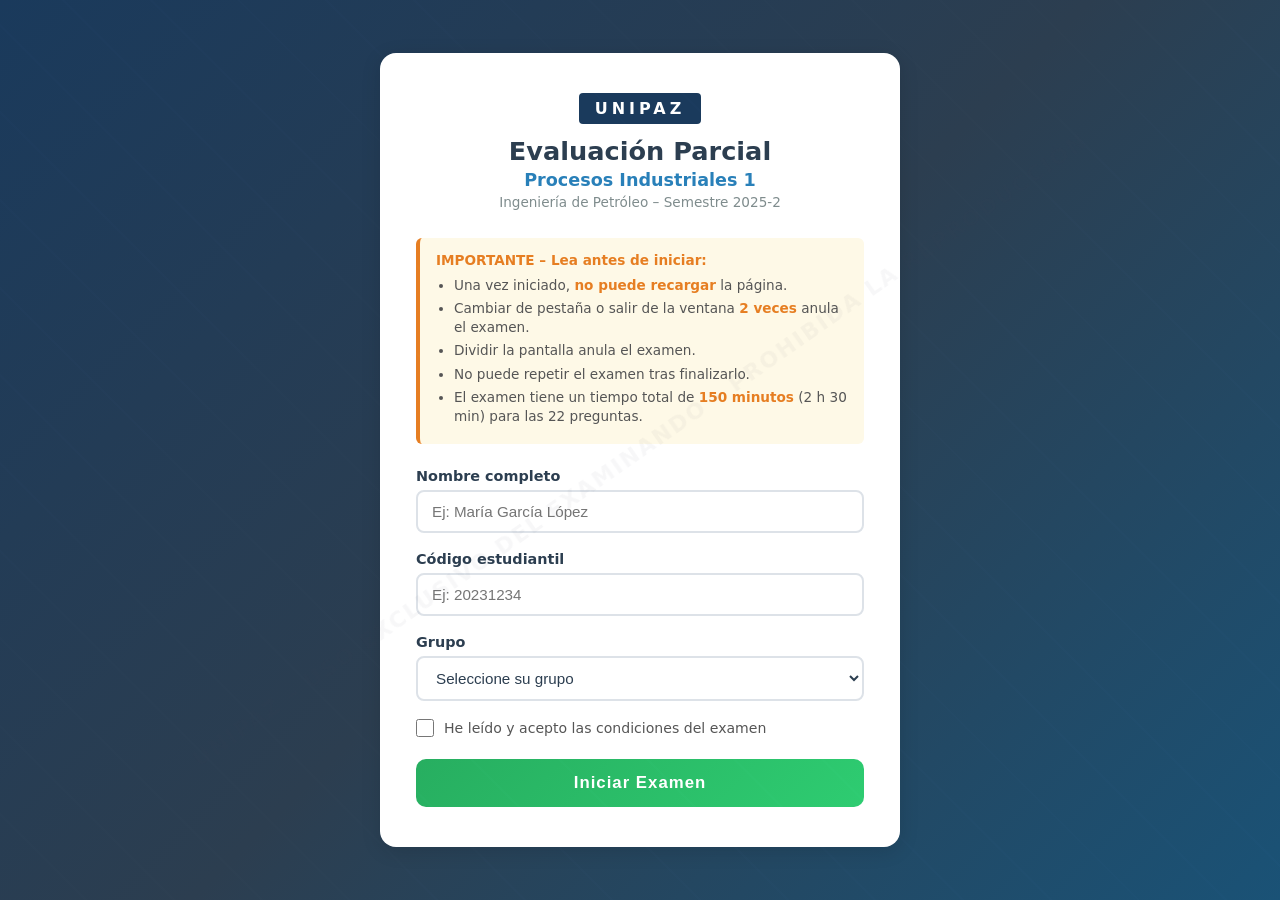
<file: index.html>
<!DOCTYPE html>
<html lang="es">
<head>
  <meta charset="UTF-8" />
  <meta name="viewport" content="width=device-width, initial-scale=1.0" />
  <meta name="robots" content="noindex, nofollow" />
  <title>Parcial – Procesos Industriales 1 | UNIPAZ</title>
  <link rel="stylesheet" href="css/styles.css" />
  <!-- Prevenir caché -->
  <meta http-equiv="Cache-Control" content="no-store, no-cache, must-revalidate" />
  <meta http-equiv="Pragma" content="no-cache" />
</head>
<body>

<!-- ════════════════════════════════════════════
     PANTALLA 0: BLOQUEADO (ya presentó o anulado)
     ════════════════════════════════════════════ -->
<div id="pantalla-bloqueado" class="pantalla oculto">
  <div class="bloqueo-box">
    <div class="bloqueo-icon">🔒</div>
    <h1>ACCESO BLOQUEADO</h1>
    <p id="bloqueo-mensaje">Ya presentaste este examen o fue anulado. No es posible volver a intentarlo.</p>
    <div class="bloqueo-detalle" id="bloqueo-detalle"></div>
  </div>
</div>

<!-- ════════════════════════════════════════════
     PANTALLA 1: LOGIN
     ════════════════════════════════════════════ -->
<div id="pantalla-login" class="pantalla">
  <div class="login-container">
    <div class="login-header">
      <div class="logo-unipaz">UNIPAZ</div>
      <h1>Evaluación Parcial</h1>
      <h2>Procesos Industriales 1</h2>
      <p class="login-subtitulo">Ingeniería de Petróleo – Semestre 2025-2</p>
    </div>

    <div class="login-aviso">
      <strong>IMPORTANTE – Lea antes de iniciar:</strong>
      <ul>
        <li>Una vez iniciado, <strong>no puede recargar</strong> la página.</li>
        <li>Cambiar de pestaña o salir de la ventana <strong>2 veces</strong> anula el examen.</li>
        <li>Dividir la pantalla anula el examen.</li>
        <li>No puede repetir el examen tras finalizarlo.</li>
        <li>El examen tiene un tiempo total de <strong>150 minutos</strong> (2 h 30 min) para las 22 preguntas.</li>
      </ul>
    </div>

    <form id="form-login" autocomplete="off">
      <div class="campo-grupo">
        <label for="nombre">Nombre completo</label>
        <input type="text" id="nombre" name="nombre" placeholder="Ej: María García López" required maxlength="80" />
      </div>
      <div class="campo-grupo">
        <label for="codigo">Código estudiantil</label>
        <input type="text" id="codigo" name="codigo" placeholder="Ej: 20231234" required maxlength="20" pattern="[A-Za-z0-9\-]+" />
      </div>
      <div class="campo-grupo">
        <label for="grupo">Grupo</label>
        <select id="grupo" name="grupo" required>
          <option value="">Seleccione su grupo</option>
          <option value="A">Grupo A</option>
          <option value="B">Grupo B</option>
        </select>
      </div>

      <div class="acepto-condiciones">
        <input type="checkbox" id="acepto" required />
        <label for="acepto">He leído y acepto las condiciones del examen</label>
      </div>

      <button type="submit" class="btn-iniciar">Iniciar Examen</button>
    </form>
  </div>
</div>

<!-- ════════════════════════════════════════════
     PANTALLA 2: EXAMEN
     ════════════════════════════════════════════ -->
<div id="pantalla-examen" class="pantalla oculto">

  <!-- Header del examen -->
  <header class="examen-header">
    <div class="header-izq">
      <span class="unipaz-tag">UNIPAZ</span>
      <span class="materia-tag">Procesos Industriales 1</span>
    </div>
    <div class="header-centro">
      <div id="fase-label" class="fase-label">Fase 1 de 5</div>
      <div id="fase-titulo" class="fase-titulo">Cargando...</div>
    </div>
    <div class="header-der">
      <div class="temporizador-box">
        <span class="reloj-icon">⏱</span>
        <span id="temporizador">25:00</span>
      </div>
      <div class="strikes-box" id="strikes-box">
        <span title="Advertencias de cambio de pestaña">⚠ <span id="strikes-count">0</span>/2</span>
      </div>
    </div>
  </header>

  <!-- Barra de progreso -->
  <div class="barra-progreso-container">
    <div class="barra-progreso" id="barra-progreso"></div>
    <span class="progreso-texto" id="progreso-texto">Pregunta 1 de 22</span>
  </div>

  <!-- Área de pregunta -->
  <main class="examen-main">

    <!-- Navegación de fases -->
    <div class="fases-nav" id="fases-nav">
      <button class="fase-btn activa" data-fase="1">Gas Natural</button>
      <button class="fase-btn" data-fase="2">Petróleo</button>
      <button class="fase-btn" data-fase="3">Procesos</button>
      <button class="fase-btn" data-fase="4">Renovables</button>
      <button class="fase-btn" data-fase="5">Explotación</button>
    </div>

    <!-- Gráfico (se muestra solo en fase 3) -->
    <div id="area-grafico" class="area-grafico oculto">
      <!-- SVG PERFORACIÓN -->
      <div id="grafico-perforacion" class="grafico-svg oculto">
        <h3 class="grafico-titulo">Diagrama: Torre de Perforación Rotaria</h3>
        <svg viewBox="0 0 500 580" xmlns="http://www.w3.org/2000/svg" class="svg-diagrama">
          <!-- Fondo -->
          <rect width="500" height="580" fill="#f0f4f8" rx="8"/>
          <!-- Suelo -->
          <rect x="0" y="420" width="500" height="160" fill="#c8a96e" rx="0"/>
          <text x="250" y="445" text-anchor="middle" fill="#5a3e1b" font-size="11" font-weight="bold">SUBSUELO / FORMACIÓN GEOLÓGICA</text>
          <!-- Pozo -->
          <rect x="225" y="320" width="50" height="120" fill="#8ba7c7" opacity="0.6"/>
          <line x1="225" y1="320" x2="225" y2="440" stroke="#4a6fa5" stroke-width="2"/>
          <line x1="275" y1="320" x2="275" y2="440" stroke="#4a6fa5" stroke-width="2"/>
          <!-- Revestidor -->
          <rect x="230" y="340" width="40" height="100" fill="none" stroke="#2c3e50" stroke-width="3" stroke-dasharray="5,3"/>
          <!-- Sarta de perforación -->
          <rect x="243" y="150" width="14" height="190" fill="#7f8c8d"/>
          <!-- Broca -->
          <polygon points="243,340 250,360 257,340" fill="#e74c3c"/>
          <!-- Torre -->
          <polygon points="250,20 200,300 300,300" fill="none" stroke="#2c3e50" stroke-width="3"/>
          <line x1="210" y1="270" x2="290" y2="270" stroke="#2c3e50" stroke-width="2"/>
          <line x1="215" y1="240" x2="285" y2="240" stroke="#2c3e50" stroke-width="2"/>
          <line x1="222" y1="210" x2="278" y2="210" stroke="#2c3e50" stroke-width="2"/>
          <line x1="228" y1="180" x2="272" y2="180" stroke="#2c3e50" stroke-width="2"/>
          <!-- Crown block -->
          <rect x="235" y="20" width="30" height="12" fill="#34495e" rx="2"/>
          <text x="280" y="30" fill="#2c3e50" font-size="9" font-weight="bold">Corona (Crown Block)</text>
          <!-- Travelling block -->
          <rect x="237" y="135" width="26" height="14" fill="#e67e22" rx="2"/>
          <text x="275" y="145" fill="#e67e22" font-size="9" font-weight="bold">Bloque Viajero</text>
          <!-- Mesa rotaria -->
          <rect x="220" y="300" width="60" height="10" fill="#95a5a6" rx="2"/>
          <text x="160" y="309" fill="#7f8c8d" font-size="9" font-weight="bold">Mesa Rotaria</text>
          <!-- BOP -->
          <rect x="218" y="315" width="64" height="12" fill="#e74c3c" rx="2"/>
          <text x="295" y="325" fill="#e74c3c" font-size="9" font-weight="bold">BOP</text>
          <!-- Hoyo -->
          <text x="295" y="390" fill="#2c3e50" font-size="9" font-weight="bold">Revestidor</text>
          <text x="295" y="403" fill="#4a6fa5" font-size="9">Cementado</text>
          <!-- Tanques de superficie -->
          <rect x="330" y="290" width="70" height="35" fill="#27ae60" rx="4"/>
          <text x="365" y="308" text-anchor="middle" fill="white" font-size="9" font-weight="bold">Tanques</text>
          <text x="365" y="320" text-anchor="middle" fill="white" font-size="9">superficie</text>
          <!-- Equipo de impulsión -->
          <rect x="350" y="335" width="50" height="25" fill="#2980b9" rx="4"/>
          <text x="375" y="351" text-anchor="middle" fill="white" font-size="9" font-weight="bold">Equipo A</text>
          <!-- Líneas de circulación -->
          <path d="M 400 307 Q 430 290 430 200 Q 430 140 250 148" stroke="#27ae60" stroke-width="2" fill="none" stroke-dasharray="4,2"/>
          <path d="M 225 380 Q 180 400 160 380 Q 140 360 160 340 Q 180 320 330 305" stroke="#2980b9" stroke-width="2" fill="none" stroke-dasharray="4,2"/>
          <!-- Leyenda (sin descripción de sistemas para no revelar respuestas) -->
          <rect x="10" y="460" width="200" height="110" fill="white" rx="4" opacity="0.9"/>
          <text x="110" y="475" text-anchor="middle" fill="#2c3e50" font-size="10" font-weight="bold">LEYENDA</text>
          <rect x="18" y="482" width="12" height="8" fill="#27ae60"/>
          <text x="35" y="490" fill="#2c3e50" font-size="9">Fluido de perforación</text>
          <rect x="18" y="497" width="12" height="8" fill="#e74c3c"/>
          <text x="35" y="505" fill="#2c3e50" font-size="9">Equipo de control (BOP / Broca)</text>
          <rect x="18" y="512" width="12" height="8" fill="#e67e22"/>
          <text x="35" y="520" fill="#2c3e50" font-size="9">Bloque viajero</text>
          <rect x="18" y="527" width="12" height="8" fill="#7f8c8d"/>
          <text x="35" y="535" fill="#2c3e50" font-size="9">Sarta de perforación</text>
          <rect x="18" y="542" width="12" height="8" fill="#34495e"/>
          <text x="35" y="550" fill="#2c3e50" font-size="9">Estructura de la torre</text>
          <!-- Título -->
          <text x="250" y="575" text-anchor="middle" fill="#7f8c8d" font-size="8">Torre de Perforación Rotaria – Esquema Didáctico</text>
        </svg>
      </div>

      <!-- SVG SEPARADOR TRIFÁSICO -->
      <div id="grafico-separador" class="grafico-svg oculto">
        <h3 class="grafico-titulo">Diagrama: Separador Trifásico Horizontal</h3>
        <svg viewBox="0 0 560 280" xmlns="http://www.w3.org/2000/svg" class="svg-diagrama">
          <rect width="560" height="280" fill="#f8f9fa" rx="8"/>
          <!-- Cuerpo del separador -->
          <rect x="100" y="80" width="340" height="130" fill="#dfe6e9" stroke="#2c3e50" stroke-width="3" rx="20"/>
          <!-- Zonas de fluido (sin etiquetas que revelen la respuesta) -->
          <!-- Zona superior -->
          <rect x="103" y="83" width="334" height="40" fill="#a8d8ea" rx="17" opacity="0.7"/>
          <text x="270" y="108" text-anchor="middle" fill="#1a5276" font-size="11" font-weight="bold">ZONA A</text>
          <!-- Zona media -->
          <rect x="103" y="123" width="334" height="45" fill="#f39c12" opacity="0.6"/>
          <text x="270" y="150" text-anchor="middle" fill="#6e2f0a" font-size="11" font-weight="bold">ZONA B</text>
          <!-- Zona inferior -->
          <rect x="103" y="168" width="334" height="39" fill="#2980b9" opacity="0.5" rx="0"/>
          <text x="270" y="193" text-anchor="middle" fill="white" font-size="11" font-weight="bold">ZONA C</text>
          <!-- Deflector entrada -->
          <rect x="155" y="85" width="6" height="120" fill="#7f8c8d" rx="2"/>
          <text x="165" y="78" fill="#7f8c8d" font-size="9">Deflector</text>
          <!-- Componente interno P -->
          <rect x="370" y="123" width="6" height="45" fill="#e74c3c" rx="2"/>
          <!-- Cámara interior Q -->
          <rect x="390" y="168" width="50" height="42" fill="#2980b9" opacity="0.4" stroke="#1a5276" stroke-width="2" rx="4"/>
          <text x="415" y="192" text-anchor="middle" fill="#1a5276" font-size="8" font-weight="bold">Cámara</text>
          <text x="415" y="203" text-anchor="middle" fill="#1a5276" font-size="8">interior</text>
          <!-- ENTRADA -->
          <rect x="20" y="128" width="80" height="22" fill="#8e44ad" rx="4"/>
          <text x="60" y="143" text-anchor="middle" fill="white" font-size="10" font-weight="bold">ENTRADA</text>
          <text x="60" y="158" text-anchor="middle" fill="#8e44ad" font-size="8">Fluido de pozo</text>
          <line x1="100" y1="139" x2="80" y2="139" stroke="#8e44ad" stroke-width="3"/>
          <polygon points="100,133 115,139 100,145" fill="#8e44ad"/>
          <!-- SALIDA 1 -->
          <rect x="450" y="83" width="80" height="22" fill="#1a5276" rx="4"/>
          <text x="490" y="98" text-anchor="middle" fill="white" font-size="10" font-weight="bold">SALIDA 1</text>
          <line x1="440" y1="103" x2="450" y2="94" stroke="#1a5276" stroke-width="2"/>
          <polygon points="440,97 440,109 452,103" fill="#1a5276"/>
          <!-- SALIDA 2 -->
          <rect x="450" y="135" width="80" height="22" fill="#e67e22" rx="4"/>
          <text x="490" y="150" text-anchor="middle" fill="white" font-size="10" font-weight="bold">SALIDA 2</text>
          <line x1="440" y1="146" x2="450" y2="146" stroke="#e67e22" stroke-width="2"/>
          <polygon points="440,140 440,152 452,146" fill="#e67e22"/>
          <!-- SALIDA 3 -->
          <rect x="450" y="185" width="80" height="22" fill="#2471a3" rx="4"/>
          <text x="490" y="200" text-anchor="middle" fill="white" font-size="10" font-weight="bold">SALIDA 3</text>
          <line x1="440" y1="196" x2="450" y2="196" stroke="#2471a3" stroke-width="2"/>
          <polygon points="440,190 440,202 452,196" fill="#2471a3"/>
          <!-- Instrumento de control -->
          <rect x="300" y="55" width="80" height="18" fill="#27ae60" rx="4"/>
          <text x="340" y="68" text-anchor="middle" fill="white" font-size="9" font-weight="bold">Instrumento C</text>
          <line x1="340" y1="73" x2="340" y2="83" stroke="#27ae60" stroke-width="2"/>
          <!-- Manómetro -->
          <circle cx="200" cy="65" r="12" fill="#ecf0f1" stroke="#2c3e50" stroke-width="2"/>
          <text x="200" y="69" text-anchor="middle" fill="#2c3e50" font-size="8" font-weight="bold">PI</text>
          <line x1="200" y1="77" x2="200" y2="83" stroke="#2c3e50" stroke-width="1.5"/>
          <!-- Nota -->
          <text x="280" y="255" text-anchor="middle" fill="#7f8c8d" font-size="8">Separador Trifásico Horizontal – Esquema Didáctico</text>
        </svg>
      </div>

      <!-- SVG EXPLORACIÓN SÍSMICA -->
      <div id="grafico-exploracion" class="grafico-svg oculto">
        <h3 class="grafico-titulo">Diagrama: Exploración Sísmica de Reflexión</h3>
        <svg viewBox="0 0 560 300" xmlns="http://www.w3.org/2000/svg" class="svg-diagrama">
          <rect width="560" height="300" fill="#eaf2f8" rx="8"/>
          <!-- Superficie -->
          <line x1="0" y1="80" x2="560" y2="80" stroke="#5d6d7e" stroke-width="2"/>
          <text x="10" y="76" fill="#5d6d7e" font-size="9" font-weight="bold">SUPERFICIE</text>
          <!-- Capas geológicas -->
          <rect x="0" y="80" width="560" height="50" fill="#d5dbdb" opacity="0.5"/>
          <text x="280" y="108" text-anchor="middle" fill="#626567" font-size="9">Capa 1 – Arenas superficiales</text>
          <line x1="0" y1="130" x2="560" y2="130" stroke="#7f8c8d" stroke-width="1.5" stroke-dasharray="6,3"/>
          <rect x="0" y="130" width="560" height="55" fill="#aab7b8" opacity="0.4"/>
          <text x="280" y="160" text-anchor="middle" fill="#5d6d7e" font-size="9">Capa 2 – Lutitas (Shale)</text>
          <line x1="0" y1="185" x2="560" y2="185" stroke="#7f8c8d" stroke-width="1.5" stroke-dasharray="6,3"/>
          <rect x="0" y="185" width="560" height="60" fill="#85929e" opacity="0.4"/>
          <text x="280" y="215" text-anchor="middle" fill="#2c3e50" font-size="9" font-weight="bold">Capa 3 – Arenisca Reservorio (OBJETIVO)</text>
          <line x1="0" y1="245" x2="560" y2="245" stroke="#2c3e50" stroke-width="2"/>
          <rect x="0" y="245" width="560" height="55" fill="#5d6d7e" opacity="0.5"/>
          <text x="280" y="268" text-anchor="middle" fill="#ecf0f1" font-size="9">Capa 4 – Basamento</text>
          <!-- Camión vibrador (fuente) -->
          <rect x="40" y="55" width="55" height="25" fill="#e74c3c" rx="4"/>
          <text x="67" y="68" text-anchor="middle" fill="white" font-size="8" font-weight="bold">FUENTE</text>
          <text x="67" y="78" text-anchor="middle" fill="white" font-size="7">(Vibrador)</text>
          <circle cx="50" cy="80" r="5" fill="#2c3e50"/>
          <circle cx="85" cy="80" r="5" fill="#2c3e50"/>
          <!-- Flecha fuente -->
          <polygon points="67,80 63,92 71,92" fill="#e74c3c"/>
          <!-- Geófonos en superficie -->
          <text x="270" y="65" text-anchor="middle" fill="#27ae60" font-size="9" font-weight="bold">GEÓFONOS (Receptores)</text>
          <line x1="190" y1="70" x2="450" y2="70" stroke="#27ae60" stroke-width="1"/>
          <polygon points="200,67 200,73 206,70" fill="#27ae60"/>
          <polygon points="230,67 230,73 236,70" fill="#27ae60"/>
          <polygon points="260,67 260,73 266,70" fill="#27ae60"/>
          <polygon points="290,67 290,73 296,70" fill="#27ae60"/>
          <polygon points="320,67 320,73 326,70" fill="#27ae60"/>
          <polygon points="350,67 350,73 356,70" fill="#27ae60"/>
          <polygon points="380,67 380,73 386,70" fill="#27ae60"/>
          <polygon points="410,67 410,73 416,70" fill="#27ae60"/>
          <polygon points="440,67 440,73 446,70" fill="#27ae60"/>
          <!-- Ondas sísmicas (arcos) -->
          <path d="M 67 80 Q 130 120 200 130" stroke="#e74c3c" stroke-width="1.5" fill="none" stroke-dasharray="3,2" opacity="0.7"/>
          <path d="M 67 80 Q 150 155 200 185" stroke="#e74c3c" stroke-width="1.5" fill="none" stroke-dasharray="3,2" opacity="0.7"/>
          <path d="M 67 80 Q 160 185 200 245" stroke="#e74c3c" stroke-width="1.5" fill="none" stroke-dasharray="3,2" opacity="0.5"/>
          <!-- Ondas reflejadas -->
          <path d="M 200 130 Q 260 100 320 80" stroke="#2980b9" stroke-width="1.5" fill="none" stroke-dasharray="3,2" opacity="0.8"/>
          <path d="M 200 185 Q 280 140 360 80" stroke="#27ae60" stroke-width="1.5" fill="none" stroke-dasharray="3,2" opacity="0.8"/>
          <path d="M 200 245 Q 300 180 400 80" stroke="#8e44ad" stroke-width="1.5" fill="none" stroke-dasharray="3,2" opacity="0.7"/>
          <!-- Punto de reflexión -->
          <circle cx="200" cy="130" r="4" fill="#e74c3c"/>
          <circle cx="200" cy="185" r="4" fill="#27ae60"/>
          <circle cx="200" cy="245" r="4" fill="#8e44ad"/>
          <text x="148" y="128" fill="#e74c3c" font-size="8">Reflector 1</text>
          <text x="148" y="183" fill="#27ae60" font-size="8">Reflector 2</text>
          <text x="148" y="243" fill="#8e44ad" font-size="8">Reflector 3</text>
          <!-- Leyenda -->
          <rect x="390" y="252" width="165" height="40" fill="white" rx="4" opacity="0.9"/>
          <line x1="395" y1="261" x2="415" y2="261" stroke="#e74c3c" stroke-width="2" stroke-dasharray="3,2"/>
          <text x="420" y="265" fill="#2c3e50" font-size="8">Onda incidente</text>
          <line x1="395" y1="276" x2="415" y2="276" stroke="#2980b9" stroke-width="2" stroke-dasharray="3,2"/>
          <text x="420" y="280" fill="#2c3e50" font-size="8">Onda reflejada</text>
          <text x="280" y="292" text-anchor="middle" fill="#7f8c8d" font-size="8">Exploración Sísmica de Reflexión – Esquema Didáctico</text>
        </svg>
      </div>
    </div>

    <!-- Pregunta -->
    <div class="pregunta-container" id="pregunta-container">
      <div class="pregunta-numero" id="pregunta-numero">Pregunta 1</div>
      <div class="pregunta-enunciado" id="pregunta-enunciado"></div>
      <div class="opciones-container" id="opciones-container"></div>
    </div>

    <!-- Navegación interna de pregunta -->
    <div class="nav-preguntas">
      <button id="btn-anterior" class="btn-nav" disabled>← Anterior</button>
      <div class="indicadores-preguntas" id="indicadores-preguntas"></div>
      <button id="btn-siguiente" class="btn-nav">Siguiente →</button>
    </div>

    <!-- Botón finalizar fase / examen -->
    <div class="nav-fase">
      <button id="btn-finalizar-fase" class="btn-fase oculto">Finalizar Fase →</button>
      <button id="btn-enviar-examen" class="btn-enviar oculto">Enviar Examen</button>
    </div>

  </main>

  <!-- Warning overlay (split screen, etc.) -->
  <div id="overlay-warning" class="overlay-warning oculto">
    <div class="warning-box">
      <div class="warning-icon">⚠️</div>
      <h2 id="warning-titulo">Advertencia</h2>
      <p id="warning-mensaje"></p>
      <button id="btn-warning-ok" class="btn-warning-ok">Entendido</button>
    </div>
  </div>

</div>

<!-- ════════════════════════════════════════════
     PANTALLA 3: ANULADO
     ════════════════════════════════════════════ -->
<div id="pantalla-anulado" class="pantalla oculto">
  <div class="anulado-container">
    <div class="anulado-icon">🚫</div>
    <h1 class="anulado-titulo">EXAMEN ANULADO</h1>
    <p id="anulado-motivo" class="anulado-motivo"></p>
    <div class="anulado-datos" id="anulado-datos"></div>
    <p class="anulado-instruccion">Comuníquese con su docente para mayor información.</p>
  </div>
</div>

<!-- ════════════════════════════════════════════
     PANTALLA 4: RESULTADOS
     ════════════════════════════════════════════ -->
<div id="pantalla-resultados" class="pantalla oculto">
  <div class="resultados-container">
    <div class="resultados-header">
      <div class="logo-res">UNIPAZ</div>
      <h1>Examen Finalizado</h1>
      <p>Procesos Industriales 1 – Semestre 2025-2</p>
    </div>

    <div class="estudiante-info" id="estudiante-info"></div>

    <div class="nota-principal" id="nota-principal">
      <div class="nota-circulo">
        <span class="nota-valor" id="nota-valor">0.0</span>
        <span class="nota-sobre">/ 5.0</span>
      </div>
      <div class="nota-estado" id="nota-estado"></div>
    </div>

    <div class="desglose-notas">
      <h3>Desglose por Fase</h3>
      <div class="desglose-grid" id="desglose-grid"></div>
    </div>

    <div class="resultados-footer">
      <p id="resultado-timestamp"></p>
      <p class="footer-aviso">Sus resultados han sido enviados automáticamente al sistema.</p>
    </div>
  </div>
</div>

<!-- Scripts -->
<script src="js/preguntas.js"></script>
<script src="js/preguntas_B.js"></script>
<script src="js/googleSheets.js"></script>
<script src="js/antifraude.js"></script>
<script src="js/examen.js"></script>

</body>
</html>
</file>
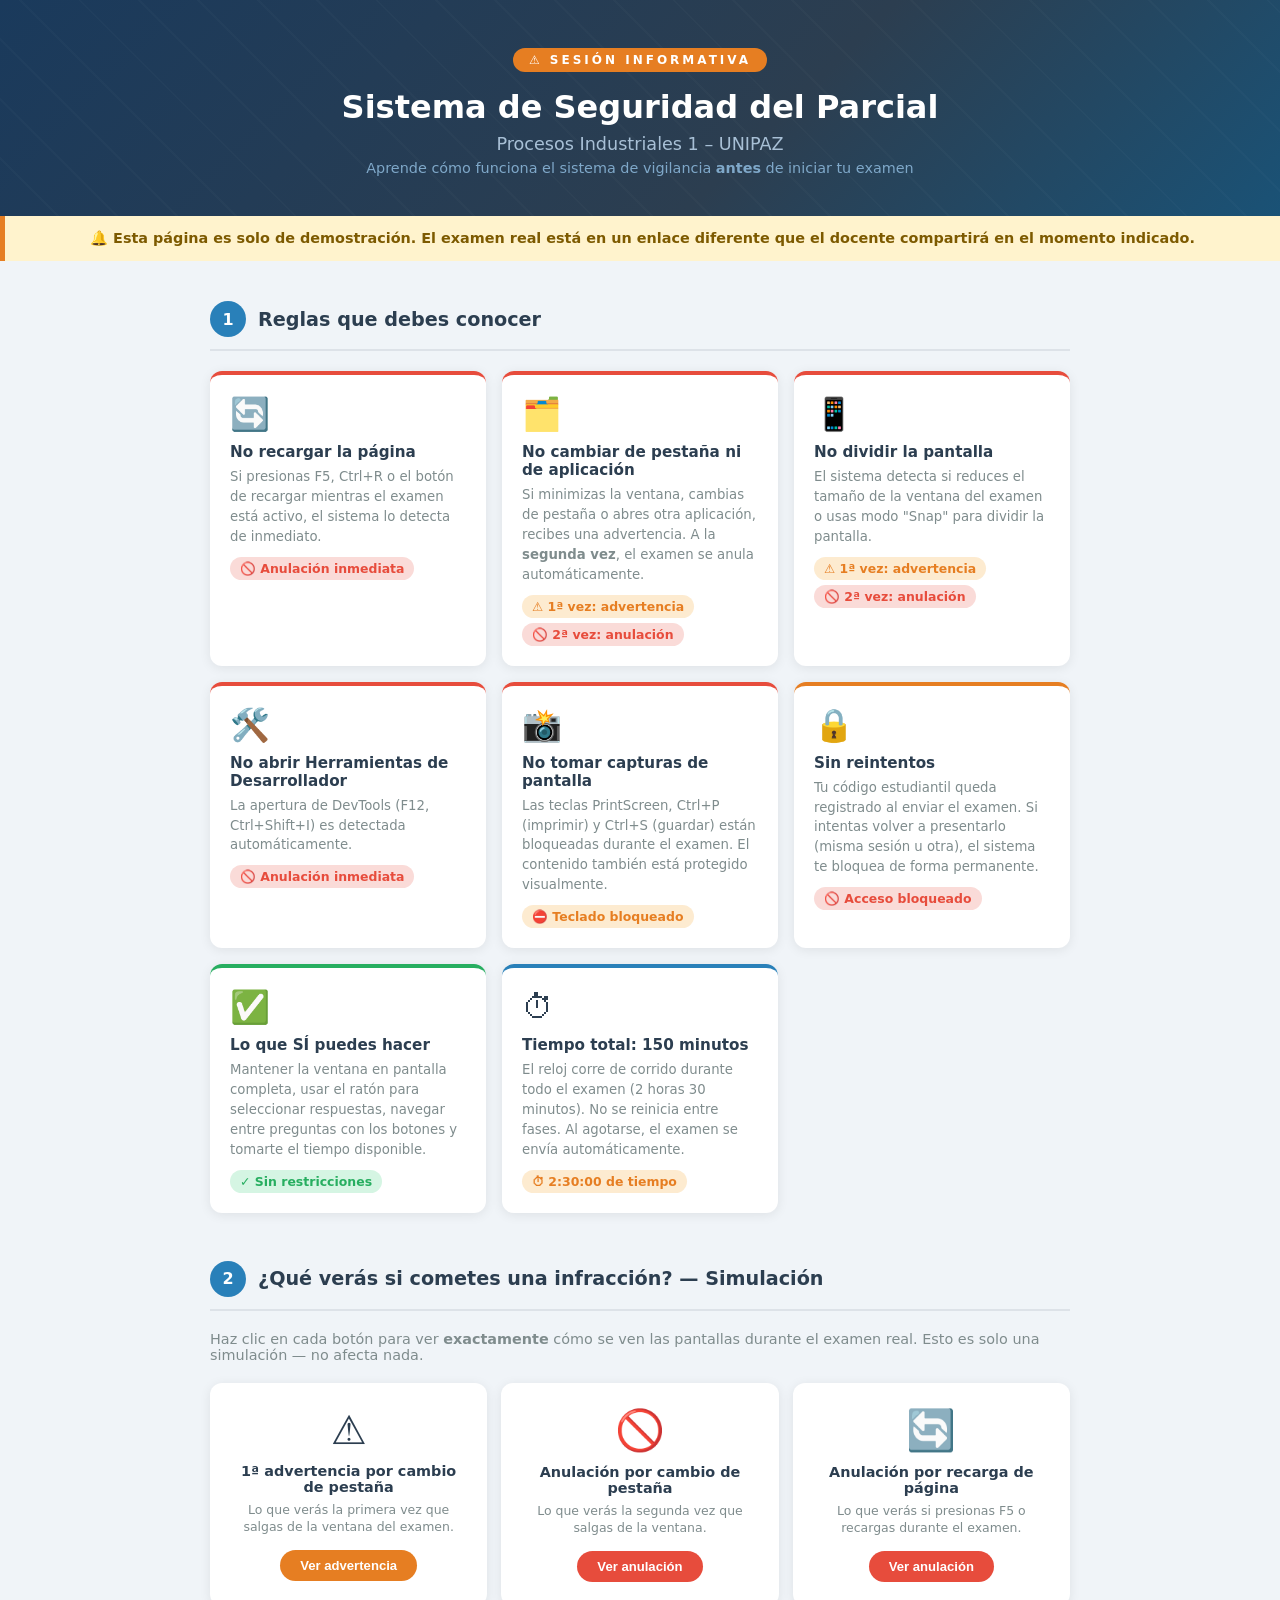
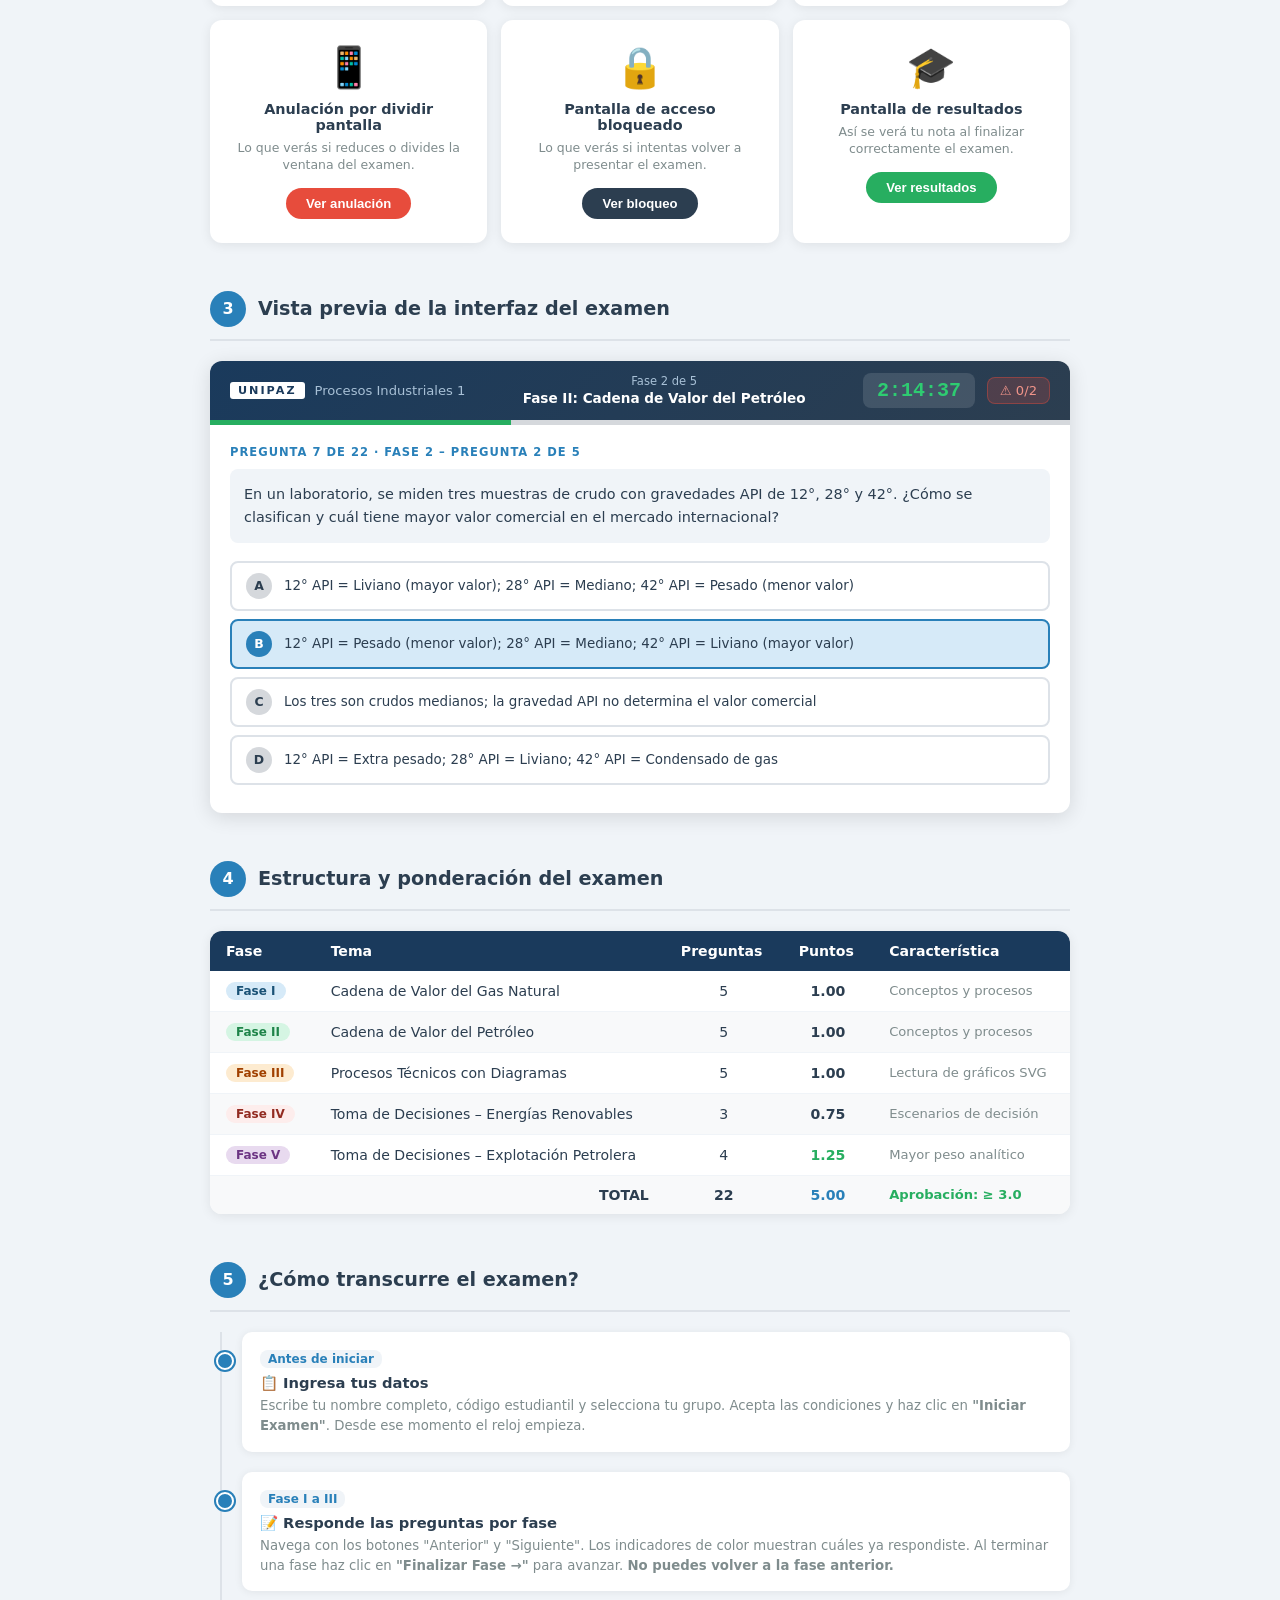
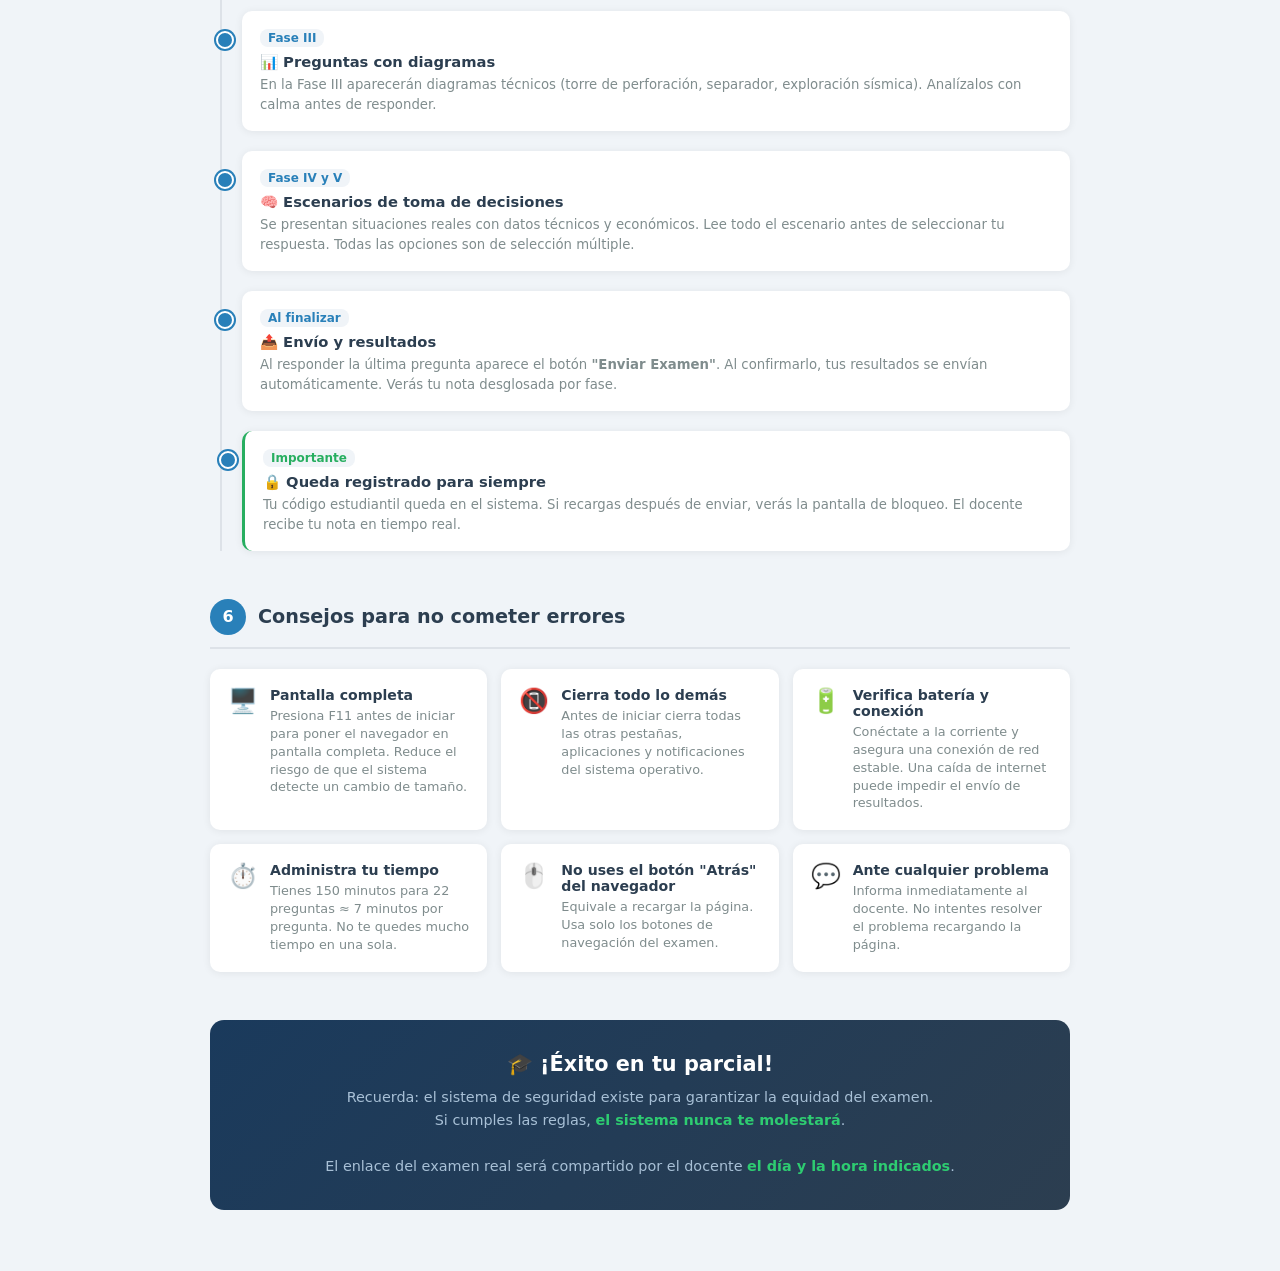
<file: demo-antifraude.html>
<!DOCTYPE html>
<html lang="es">
<head>
  <meta charset="UTF-8" />
  <meta name="viewport" content="width=device-width, initial-scale=1.0" />
  <title>DEMO – Sistema de Seguridad del Parcial | UNIPAZ</title>
  <style>
    /* ── Variables ─────────────────────────────────── */
    :root {
      --verde:   #27ae60;
      --azul:    #2980b9;
      --rojo:    #e74c3c;
      --naranja: #e67e22;
      --oscuro:  #2c3e50;
      --gris:    #7f8c8d;
      --fondo:   #f0f4f8;
    }

    * { box-sizing: border-box; margin: 0; padding: 0; }

    body {
      font-family: 'Segoe UI', system-ui, sans-serif;
      background: var(--fondo);
      color: var(--oscuro);
    }

    /* ── HERO ──────────────────────────────────────── */
    .hero {
      background: linear-gradient(135deg, #1a3a5c 0%, #2c3e50 60%, #1a5276 100%);
      color: white;
      text-align: center;
      padding: 48px 20px 40px;
      position: relative;
      overflow: hidden;
    }

    .hero::before {
      content: '';
      position: absolute;
      inset: 0;
      background: repeating-linear-gradient(
        45deg, transparent, transparent 40px,
        rgba(255,255,255,0.02) 40px, rgba(255,255,255,0.02) 42px
      );
    }

    .demo-badge {
      display: inline-block;
      background: var(--naranja);
      color: white;
      font-size: 0.75rem;
      font-weight: 800;
      letter-spacing: 3px;
      padding: 5px 16px;
      border-radius: 20px;
      margin-bottom: 16px;
      position: relative;
    }

    .hero h1 {
      font-size: 2rem;
      font-weight: 900;
      margin-bottom: 8px;
      position: relative;
    }

    .hero h2 {
      font-size: 1.1rem;
      font-weight: 400;
      color: #a8c0d6;
      margin-bottom: 6px;
      position: relative;
    }

    .hero p {
      font-size: 0.9rem;
      color: #7fa8c9;
      position: relative;
    }

    /* ── Aviso demo ───────────────────────────────── */
    .aviso-demo {
      background: #fff3cd;
      border-left: 5px solid var(--naranja);
      border-radius: 0;
      padding: 14px 20px;
      text-align: center;
      font-size: 0.9rem;
      color: #7d5a00;
      font-weight: 600;
    }

    /* ── Contenido ────────────────────────────────── */
    .contenido {
      max-width: 900px;
      margin: 0 auto;
      padding: 40px 20px 60px;
    }

    /* ── Sección ───────────────────────────────────── */
    .seccion {
      margin-bottom: 48px;
    }

    .seccion-titulo {
      display: flex;
      align-items: center;
      gap: 12px;
      margin-bottom: 20px;
      padding-bottom: 12px;
      border-bottom: 2px solid #dde2e8;
    }

    .seccion-titulo .num {
      width: 36px;
      height: 36px;
      background: var(--azul);
      color: white;
      border-radius: 50%;
      display: flex;
      align-items: center;
      justify-content: center;
      font-weight: 800;
      font-size: 1rem;
      flex-shrink: 0;
    }

    .seccion-titulo h3 {
      font-size: 1.2rem;
      font-weight: 700;
      color: var(--oscuro);
    }

    /* ── Reglas grid ───────────────────────────────── */
    .reglas-grid {
      display: grid;
      grid-template-columns: repeat(auto-fit, minmax(260px, 1fr));
      gap: 16px;
    }

    .regla-card {
      background: white;
      border-radius: 12px;
      padding: 20px;
      box-shadow: 0 2px 12px rgba(0,0,0,0.08);
      border-top: 4px solid var(--rojo);
      transition: transform 0.2s;
    }

    .regla-card:hover { transform: translateY(-2px); }

    .regla-card.verde { border-top-color: var(--verde); }
    .regla-card.naranja { border-top-color: var(--naranja); }
    .regla-card.azul { border-top-color: var(--azul); }

    .regla-icon {
      font-size: 2rem;
      margin-bottom: 10px;
      display: block;
    }

    .regla-card h4 {
      font-size: 0.95rem;
      font-weight: 700;
      color: var(--oscuro);
      margin-bottom: 6px;
    }

    .regla-card p {
      font-size: 0.83rem;
      color: var(--gris);
      line-height: 1.5;
    }

    .regla-consecuencia {
      display: inline-block;
      margin-top: 10px;
      padding: 4px 10px;
      border-radius: 12px;
      font-size: 0.78rem;
      font-weight: 700;
    }

    .consecuencia-rojo { background: #fadbd8; color: var(--rojo); }
    .consecuencia-naranja { background: #fdebd0; color: var(--naranja); }
    .consecuencia-verde { background: #d5f5e3; color: var(--verde); }

    /* ── Demo interactiva ─────────────────────────── */
    .demo-grid {
      display: grid;
      grid-template-columns: repeat(auto-fit, minmax(240px, 1fr));
      gap: 14px;
    }

    .demo-btn-card {
      background: white;
      border-radius: 12px;
      padding: 22px 18px;
      box-shadow: 0 2px 12px rgba(0,0,0,0.08);
      text-align: center;
      cursor: pointer;
      transition: all 0.2s;
      border: 2px solid transparent;
    }

    .demo-btn-card:hover {
      border-color: var(--azul);
      transform: translateY(-2px);
    }

    .demo-btn-card .demo-icon { font-size: 2.5rem; margin-bottom: 10px; }

    .demo-btn-card h4 {
      font-size: 0.9rem;
      font-weight: 700;
      color: var(--oscuro);
      margin-bottom: 6px;
    }

    .demo-btn-card p {
      font-size: 0.78rem;
      color: var(--gris);
      margin-bottom: 14px;
      line-height: 1.4;
    }

    .btn-demo {
      padding: 8px 20px;
      border: none;
      border-radius: 20px;
      font-size: 0.82rem;
      font-weight: 700;
      cursor: pointer;
      transition: opacity 0.2s;
    }

    .btn-demo:hover { opacity: 0.85; }
    .btn-rojo { background: var(--rojo); color: white; }
    .btn-naranja { background: var(--naranja); color: white; }
    .btn-verde { background: var(--verde); color: white; }
    .btn-azul { background: var(--azul); color: white; }
    .btn-oscuro { background: var(--oscuro); color: white; }

    /* ── Timeline del examen ─────────────────────── */
    .timeline {
      position: relative;
      padding-left: 32px;
    }

    .timeline::before {
      content: '';
      position: absolute;
      left: 10px;
      top: 0;
      bottom: 0;
      width: 2px;
      background: #dde2e8;
    }

    .tl-item {
      position: relative;
      margin-bottom: 20px;
      background: white;
      border-radius: 10px;
      padding: 16px 18px;
      box-shadow: 0 1px 8px rgba(0,0,0,0.07);
    }

    .tl-item::before {
      content: '';
      position: absolute;
      left: -26px;
      top: 20px;
      width: 14px;
      height: 14px;
      border-radius: 50%;
      background: var(--azul);
      border: 2px solid white;
      box-shadow: 0 0 0 2px var(--azul);
    }

    .tl-item h4 {
      font-size: 0.92rem;
      font-weight: 700;
      color: var(--oscuro);
      margin-bottom: 4px;
    }

    .tl-item p { font-size: 0.83rem; color: var(--gris); line-height: 1.5; }

    .tl-tiempo {
      display: inline-block;
      background: var(--fondo);
      color: var(--azul);
      font-size: 0.75rem;
      font-weight: 700;
      padding: 2px 8px;
      border-radius: 8px;
      margin-bottom: 6px;
    }

    /* ── Preguntas resumen ──────────────────────── */
    .fases-tabla {
      width: 100%;
      border-collapse: collapse;
      background: white;
      border-radius: 12px;
      overflow: hidden;
      box-shadow: 0 2px 12px rgba(0,0,0,0.08);
      font-size: 0.88rem;
    }

    .fases-tabla thead tr { background: #1a3a5c; color: white; }
    .fases-tabla th { padding: 12px 16px; text-align: left; font-weight: 600; }
    .fases-tabla td { padding: 11px 16px; border-bottom: 1px solid #f0f4f8; }
    .fases-tabla tbody tr:last-child td { border-bottom: none; }
    .fases-tabla tbody tr:nth-child(even) { background: #f8f9fa; }

    .badge-fase {
      display: inline-block;
      padding: 2px 10px;
      border-radius: 10px;
      font-size: 0.75rem;
      font-weight: 700;
    }

    /* ── Consejos ─────────────────────────────────── */
    .consejos-grid {
      display: grid;
      grid-template-columns: repeat(auto-fit, minmax(220px, 1fr));
      gap: 14px;
    }

    .consejo-card {
      background: white;
      border-radius: 10px;
      padding: 18px;
      box-shadow: 0 1px 8px rgba(0,0,0,0.07);
      display: flex;
      gap: 12px;
      align-items: flex-start;
    }

    .consejo-icon { font-size: 1.5rem; flex-shrink: 0; }

    .consejo-card h4 {
      font-size: 0.88rem;
      font-weight: 700;
      color: var(--oscuro);
      margin-bottom: 4px;
    }

    .consejo-card p { font-size: 0.8rem; color: var(--gris); line-height: 1.4; }

    /* ── Mockup examen ─────────────────────────────── */
    .mockup-examen {
      background: white;
      border-radius: 12px;
      box-shadow: 0 4px 20px rgba(0,0,0,0.12);
      overflow: hidden;
    }

    .mockup-header {
      background: linear-gradient(135deg, #1a3a5c, #2c3e50);
      color: white;
      padding: 12px 20px;
      display: flex;
      justify-content: space-between;
      align-items: center;
      flex-wrap: wrap;
      gap: 8px;
    }

    .mockup-header .m-left { display: flex; gap: 10px; align-items: center; }
    .mockup-logo {
      background: white; color: #1a3a5c;
      font-weight: 900; font-size: 0.7rem;
      padding: 2px 8px; border-radius: 3px;
      letter-spacing: 2px;
    }

    .mockup-fase { font-size: 0.82rem; color: #a8c0d6; }

    .mockup-timer {
      background: rgba(255,255,255,0.12);
      border-radius: 8px;
      padding: 6px 14px;
      font-size: 1.25rem;
      font-weight: 700;
      font-family: monospace;
      color: #2ecc71;
    }

    .mockup-barra { height: 5px; background: #d5d8dc; }
    .mockup-barra-fill { height: 100%; background: var(--verde); width: 35%; }

    .mockup-body { padding: 20px; }

    .mockup-pregnum {
      font-size: 0.72rem;
      font-weight: 700;
      color: var(--azul);
      text-transform: uppercase;
      letter-spacing: 1px;
      margin-bottom: 10px;
    }

    .mockup-enunciado {
      font-size: 0.9rem;
      line-height: 1.6;
      color: var(--oscuro);
      margin-bottom: 18px;
      padding: 14px;
      background: var(--fondo);
      border-radius: 8px;
    }

    .mockup-opcion {
      display: flex;
      align-items: center;
      gap: 12px;
      padding: 10px 14px;
      border: 2px solid #dde2e8;
      border-radius: 8px;
      margin-bottom: 8px;
      font-size: 0.84rem;
    }

    .mockup-opcion.sel { border-color: var(--azul); background: #d6eaf8; }

    .mockup-letra {
      width: 26px; height: 26px;
      background: #d5d8dc;
      border-radius: 50%;
      display: flex; align-items: center; justify-content: center;
      font-weight: 700; font-size: 0.78rem;
      flex-shrink: 0;
    }

    .mockup-opcion.sel .mockup-letra { background: var(--azul); color: white; }

    /* ── MODALES DE DEMO ──────────────────────────── */
    .modal-overlay {
      position: fixed;
      inset: 0;
      background: rgba(0,0,0,0.75);
      z-index: 9000;
      display: flex;
      align-items: center;
      justify-content: center;
      backdrop-filter: blur(4px);
      opacity: 0;
      pointer-events: none;
      transition: opacity 0.25s;
    }

    .modal-overlay.visible {
      opacity: 1;
      pointer-events: all;
    }

    .modal-box {
      max-width: 480px;
      width: 90%;
      border-radius: 16px;
      padding: 40px 36px;
      text-align: center;
      transform: scale(0.9);
      transition: transform 0.25s;
    }

    .modal-overlay.visible .modal-box { transform: scale(1); }

    /* Modal warning */
    .modal-warning { background: white; }
    .modal-warning .m-icon { font-size: 52px; margin-bottom: 12px; }
    .modal-warning h2 { color: var(--naranja); font-size: 1.4rem; margin-bottom: 10px; }
    .modal-warning p { color: #555; font-size: 0.92rem; line-height: 1.6; margin-bottom: 22px; }

    /* Modal anulado */
    .modal-anulado {
      background: #16213e;
      border: 3px solid var(--rojo);
      animation: pulse-rojo 2s infinite;
    }

    @keyframes pulse-rojo {
      0%,100% { box-shadow: 0 0 40px rgba(231,76,60,0.3); }
      50% { box-shadow: 0 0 70px rgba(231,76,60,0.55); }
    }

    .modal-anulado .m-icon { font-size: 60px; margin-bottom: 10px; }
    .modal-anulado h2 { color: var(--rojo); font-size: 2rem; letter-spacing: 3px; margin-bottom: 12px; font-weight: 900; }
    .modal-anulado p { color: #f1948a; font-size: 0.95rem; line-height: 1.6; margin-bottom: 18px; }
    .modal-anulado .m-detail { background: rgba(231,76,60,0.1); border-radius: 8px; padding: 12px; color: #bdc3c7; font-size: 0.85rem; margin-bottom: 20px; }
    .modal-anulado .m-footer { color: #7f8c8d; font-size: 0.82rem; font-style: italic; }

    /* Modal bloqueado */
    .modal-bloqueado {
      background: #16213e;
      border: 3px solid #e74c3c;
    }

    .modal-bloqueado h2 { color: var(--rojo); font-size: 1.6rem; letter-spacing: 2px; margin-bottom: 12px; font-weight: 900; }
    .modal-bloqueado p { color: #bdc3c7; font-size: 0.92rem; line-height: 1.6; margin-bottom: 20px; }

    /* Modal resultados */
    .modal-resultados { background: white; }
    .modal-resultados h2 { color: var(--verde); font-size: 1.4rem; margin-bottom: 10px; }
    .nota-demo { font-size: 3.5rem; font-weight: 900; color: var(--verde); }
    .desglose-demo { text-align: left; margin-top: 16px; }
    .desglose-demo .df {
      display: flex; justify-content: space-between;
      padding: 7px 10px; border-bottom: 1px solid #f0f4f8;
      font-size: 0.82rem; color: var(--oscuro);
    }
    .desglose-demo .df:last-child { border-bottom: none; }

    /* Botones del modal */
    .btn-cerrar-modal {
      padding: 11px 28px;
      border: none;
      border-radius: 8px;
      font-size: 0.95rem;
      font-weight: 700;
      cursor: pointer;
      background: var(--azul);
      color: white;
      margin-top: 4px;
    }

    .btn-cerrar-modal.naranja { background: var(--naranja); }
    .btn-cerrar-modal.rojo { background: var(--rojo); }
    .btn-cerrar-modal.gris { background: #636e72; }

    .demo-label {
      display: inline-block;
      background: var(--naranja);
      color: white;
      font-size: 0.7rem;
      font-weight: 800;
      letter-spacing: 2px;
      padding: 3px 10px;
      border-radius: 10px;
      margin-bottom: 12px;
    }

    /* ── Nota final ─────────────────────────────── */
    .nota-final-box {
      background: linear-gradient(135deg, #1a3a5c, #2c3e50);
      color: white;
      border-radius: 14px;
      padding: 32px;
      text-align: center;
    }

    .nota-final-box h3 { font-size: 1.3rem; margin-bottom: 10px; }
    .nota-final-box p { color: #a8c0d6; font-size: 0.9rem; line-height: 1.6; }
    .nota-final-box strong { color: #2ecc71; }

    /* ── Responsive ─────────────────────────────── */
    @media (max-width: 640px) {
      .hero h1 { font-size: 1.5rem; }
      .reglas-grid { grid-template-columns: 1fr; }
      .demo-grid { grid-template-columns: 1fr; }
      .mockup-header { flex-direction: column; align-items: flex-start; }
    }
  </style>
</head>
<body>

<!-- HERO -->
<div class="hero">
  <div class="demo-badge">⚠ SESIÓN INFORMATIVA</div>
  <h1>Sistema de Seguridad del Parcial</h1>
  <h2>Procesos Industriales 1 – UNIPAZ</h2>
  <p>Aprende cómo funciona el sistema de vigilancia <strong>antes</strong> de iniciar tu examen</p>
</div>

<div class="aviso-demo">
  🔔 Esta página es solo de <strong>demostración</strong>. El examen real está en un enlace diferente que el docente compartirá en el momento indicado.
</div>

<div class="contenido">

  <!-- ── SECCIÓN 1: REGLAS ─────────────────────── -->
  <div class="seccion">
    <div class="seccion-titulo">
      <div class="num">1</div>
      <h3>Reglas que debes conocer</h3>
    </div>

    <div class="reglas-grid">

      <div class="regla-card">
        <span class="regla-icon">🔄</span>
        <h4>No recargar la página</h4>
        <p>Si presionas F5, Ctrl+R o el botón de recargar mientras el examen está activo, el sistema lo detecta de inmediato.</p>
        <span class="regla-consecuencia consecuencia-rojo">🚫 Anulación inmediata</span>
      </div>

      <div class="regla-card">
        <span class="regla-icon">🗂️</span>
        <h4>No cambiar de pestaña ni de aplicación</h4>
        <p>Si minimizas la ventana, cambias de pestaña o abres otra aplicación, recibes una advertencia. A la <strong>segunda vez</strong>, el examen se anula automáticamente.</p>
        <span class="regla-consecuencia consecuencia-naranja">⚠ 1ª vez: advertencia</span><br/>
        <span class="regla-consecuencia consecuencia-rojo" style="margin-top:5px">🚫 2ª vez: anulación</span>
      </div>

      <div class="regla-card">
        <span class="regla-icon">📱</span>
        <h4>No dividir la pantalla</h4>
        <p>El sistema detecta si reduces el tamaño de la ventana del examen o usas modo "Snap" para dividir la pantalla.</p>
        <span class="regla-consecuencia consecuencia-naranja">⚠ 1ª vez: advertencia</span><br/>
        <span class="regla-consecuencia consecuencia-rojo" style="margin-top:5px">🚫 2ª vez: anulación</span>
      </div>

      <div class="regla-card">
        <span class="regla-icon">🛠️</span>
        <h4>No abrir Herramientas de Desarrollador</h4>
        <p>La apertura de DevTools (F12, Ctrl+Shift+I) es detectada automáticamente.</p>
        <span class="regla-consecuencia consecuencia-rojo">🚫 Anulación inmediata</span>
      </div>

      <div class="regla-card">
        <span class="regla-icon">📸</span>
        <h4>No tomar capturas de pantalla</h4>
        <p>Las teclas PrintScreen, Ctrl+P (imprimir) y Ctrl+S (guardar) están bloqueadas durante el examen. El contenido también está protegido visualmente.</p>
        <span class="regla-consecuencia consecuencia-naranja">⛔ Teclado bloqueado</span>
      </div>

      <div class="regla-card naranja">
        <span class="regla-icon">🔒</span>
        <h4>Sin reintentos</h4>
        <p>Tu código estudiantil queda registrado al enviar el examen. Si intentas volver a presentarlo (misma sesión u otra), el sistema te bloquea de forma permanente.</p>
        <span class="regla-consecuencia consecuencia-rojo">🚫 Acceso bloqueado</span>
      </div>

      <div class="regla-card verde">
        <span class="regla-icon">✅</span>
        <h4>Lo que SÍ puedes hacer</h4>
        <p>Mantener la ventana en pantalla completa, usar el ratón para seleccionar respuestas, navegar entre preguntas con los botones y tomarte el tiempo disponible.</p>
        <span class="regla-consecuencia consecuencia-verde">✓ Sin restricciones</span>
      </div>

      <div class="regla-card azul">
        <span class="regla-icon">⏱</span>
        <h4>Tiempo total: 150 minutos</h4>
        <p>El reloj corre de corrido durante todo el examen (2 horas 30 minutos). No se reinicia entre fases. Al agotarse, el examen se envía automáticamente.</p>
        <span class="regla-consecuencia consecuencia-naranja">⏱ 2:30:00 de tiempo</span>
      </div>

    </div>
  </div>

  <!-- ── SECCIÓN 2: DEMO INTERACTIVA ──────────── -->
  <div class="seccion">
    <div class="seccion-titulo">
      <div class="num">2</div>
      <h3>¿Qué verás si cometes una infracción? — Simulación</h3>
    </div>
    <p style="color:var(--gris); margin-bottom:20px; font-size:0.9rem;">
      Haz clic en cada botón para ver <strong>exactamente</strong> cómo se ven las pantallas durante el examen real. Esto es solo una simulación — no afecta nada.
    </p>

    <div class="demo-grid">

      <div class="demo-btn-card" onclick="abrirModal('modal-warning-1')">
        <div class="demo-icon">⚠️</div>
        <h4>1ª advertencia por cambio de pestaña</h4>
        <p>Lo que verás la primera vez que salgas de la ventana del examen.</p>
        <button class="btn-demo btn-naranja">Ver advertencia</button>
      </div>

      <div class="demo-btn-card" onclick="abrirModal('modal-anulado-tab')">
        <div class="demo-icon">🚫</div>
        <h4>Anulación por cambio de pestaña</h4>
        <p>Lo que verás la segunda vez que salgas de la ventana.</p>
        <button class="btn-demo btn-rojo">Ver anulación</button>
      </div>

      <div class="demo-btn-card" onclick="abrirModal('modal-anulado-recarga')">
        <div class="demo-icon">🔄</div>
        <h4>Anulación por recarga de página</h4>
        <p>Lo que verás si presionas F5 o recargas durante el examen.</p>
        <button class="btn-demo btn-rojo">Ver anulación</button>
      </div>

      <div class="demo-btn-card" onclick="abrirModal('modal-anulado-split')">
        <div class="demo-icon">📱</div>
        <h4>Anulación por dividir pantalla</h4>
        <p>Lo que verás si reduces o divides la ventana del examen.</p>
        <button class="btn-demo btn-rojo">Ver anulación</button>
      </div>

      <div class="demo-btn-card" onclick="abrirModal('modal-bloqueado')">
        <div class="demo-icon">🔒</div>
        <h4>Pantalla de acceso bloqueado</h4>
        <p>Lo que verás si intentas volver a presentar el examen.</p>
        <button class="btn-demo btn-oscuro">Ver bloqueo</button>
      </div>

      <div class="demo-btn-card" onclick="abrirModal('modal-resultados')">
        <div class="demo-icon">🎓</div>
        <h4>Pantalla de resultados</h4>
        <p>Así se verá tu nota al finalizar correctamente el examen.</p>
        <button class="btn-demo btn-verde">Ver resultados</button>
      </div>

    </div>
  </div>

  <!-- ── SECCIÓN 3: CÓMO ES EL EXAMEN ─────────── -->
  <div class="seccion">
    <div class="seccion-titulo">
      <div class="num">3</div>
      <h3>Vista previa de la interfaz del examen</h3>
    </div>

    <div class="mockup-examen">
      <div class="mockup-header">
        <div class="m-left">
          <span class="mockup-logo">UNIPAZ</span>
          <span class="mockup-fase">Procesos Industriales 1</span>
        </div>
        <div style="text-align:center">
          <div style="font-size:0.72rem;color:#a8c0d6;margin-bottom:2px">Fase 2 de 5</div>
          <div style="font-size:0.85rem;color:white;font-weight:600">Fase II: Cadena de Valor del Petróleo</div>
        </div>
        <div style="display:flex;gap:12px;align-items:center">
          <div class="mockup-timer">2:14:37</div>
          <div style="background:rgba(231,76,60,0.2);border:1px solid rgba(231,76,60,0.4);border-radius:8px;padding:5px 12px;font-size:0.82rem;color:#f1948a">
            ⚠ 0/2
          </div>
        </div>
      </div>
      <div class="mockup-barra"><div class="mockup-barra-fill"></div></div>
      <div class="mockup-body">
        <div class="mockup-pregnum">Pregunta 7 de 22 · Fase 2 – Pregunta 2 de 5</div>
        <div class="mockup-enunciado">
          En un laboratorio, se miden tres muestras de crudo con gravedades API de 12°, 28° y 42°. ¿Cómo se clasifican y cuál tiene mayor valor comercial en el mercado internacional?
        </div>
        <div class="mockup-opcion">
          <div class="mockup-letra">A</div>
          <div>12° API = Liviano (mayor valor); 28° API = Mediano; 42° API = Pesado (menor valor)</div>
        </div>
        <div class="mockup-opcion sel">
          <div class="mockup-letra">B</div>
          <div>12° API = Pesado (menor valor); 28° API = Mediano; 42° API = Liviano (mayor valor)</div>
        </div>
        <div class="mockup-opcion">
          <div class="mockup-letra">C</div>
          <div>Los tres son crudos medianos; la gravedad API no determina el valor comercial</div>
        </div>
        <div class="mockup-opcion">
          <div class="mockup-letra">D</div>
          <div>12° API = Extra pesado; 28° API = Liviano; 42° API = Condensado de gas</div>
        </div>
      </div>
    </div>
  </div>

  <!-- ── SECCIÓN 4: FASES Y PONDERACIÓN ────────── -->
  <div class="seccion">
    <div class="seccion-titulo">
      <div class="num">4</div>
      <h3>Estructura y ponderación del examen</h3>
    </div>

    <table class="fases-tabla">
      <thead>
        <tr>
          <th>Fase</th>
          <th>Tema</th>
          <th>Preguntas</th>
          <th>Puntos</th>
          <th>Característica</th>
        </tr>
      </thead>
      <tbody>
        <tr>
          <td><span class="badge-fase" style="background:#d6eaf8;color:#1a5276">Fase I</span></td>
          <td>Cadena de Valor del Gas Natural</td>
          <td style="text-align:center">5</td>
          <td style="text-align:center;font-weight:700">1.00</td>
          <td style="color:var(--gris);font-size:0.82rem">Conceptos y procesos</td>
        </tr>
        <tr>
          <td><span class="badge-fase" style="background:#d5f5e3;color:#1e8449">Fase II</span></td>
          <td>Cadena de Valor del Petróleo</td>
          <td style="text-align:center">5</td>
          <td style="text-align:center;font-weight:700">1.00</td>
          <td style="color:var(--gris);font-size:0.82rem">Conceptos y procesos</td>
        </tr>
        <tr>
          <td><span class="badge-fase" style="background:#fdebd0;color:#a04000">Fase III</span></td>
          <td>Procesos Técnicos con Diagramas</td>
          <td style="text-align:center">5</td>
          <td style="text-align:center;font-weight:700">1.00</td>
          <td style="color:var(--gris);font-size:0.82rem">Lectura de gráficos SVG</td>
        </tr>
        <tr>
          <td><span class="badge-fase" style="background:#fdedec;color:#922b21">Fase IV</span></td>
          <td>Toma de Decisiones – Energías Renovables</td>
          <td style="text-align:center">3</td>
          <td style="text-align:center;font-weight:700">0.75</td>
          <td style="color:var(--gris);font-size:0.82rem">Escenarios de decisión</td>
        </tr>
        <tr>
          <td><span class="badge-fase" style="background:#e8daef;color:#6c3483">Fase V</span></td>
          <td>Toma de Decisiones – Explotación Petrolera</td>
          <td style="text-align:center">4</td>
          <td style="text-align:center;font-weight:700;color:var(--verde)">1.25</td>
          <td style="color:var(--gris);font-size:0.82rem">Mayor peso analítico</td>
        </tr>
        <tr style="background:#f8f9fa;font-weight:700">
          <td colspan="2" style="text-align:right;color:var(--oscuro)">TOTAL</td>
          <td style="text-align:center">22</td>
          <td style="text-align:center;color:var(--azul)">5.00</td>
          <td style="color:var(--verde);font-size:0.82rem">Aprobación: ≥ 3.0</td>
        </tr>
      </tbody>
    </table>
  </div>

  <!-- ── SECCIÓN 5: FLUJO DEL EXAMEN ───────────── -->
  <div class="seccion">
    <div class="seccion-titulo">
      <div class="num">5</div>
      <h3>¿Cómo transcurre el examen?</h3>
    </div>

    <div class="timeline">
      <div class="tl-item">
        <span class="tl-tiempo">Antes de iniciar</span>
        <h4>📋 Ingresa tus datos</h4>
        <p>Escribe tu nombre completo, código estudiantil y selecciona tu grupo. Acepta las condiciones y haz clic en <strong>"Iniciar Examen"</strong>. Desde ese momento el reloj empieza.</p>
      </div>
      <div class="tl-item">
        <span class="tl-tiempo">Fase I a III</span>
        <h4>📝 Responde las preguntas por fase</h4>
        <p>Navega con los botones "Anterior" y "Siguiente". Los indicadores de color muestran cuáles ya respondiste. Al terminar una fase haz clic en <strong>"Finalizar Fase →"</strong> para avanzar. <strong>No puedes volver a la fase anterior.</strong></p>
      </div>
      <div class="tl-item">
        <span class="tl-tiempo">Fase III</span>
        <h4>📊 Preguntas con diagramas</h4>
        <p>En la Fase III aparecerán diagramas técnicos (torre de perforación, separador, exploración sísmica). Analízalos con calma antes de responder.</p>
      </div>
      <div class="tl-item">
        <span class="tl-tiempo">Fase IV y V</span>
        <h4>🧠 Escenarios de toma de decisiones</h4>
        <p>Se presentan situaciones reales con datos técnicos y económicos. Lee todo el escenario antes de seleccionar tu respuesta. Todas las opciones son de selección múltiple.</p>
      </div>
      <div class="tl-item">
        <span class="tl-tiempo">Al finalizar</span>
        <h4>📤 Envío y resultados</h4>
        <p>Al responder la última pregunta aparece el botón <strong>"Enviar Examen"</strong>. Al confirmarlo, tus resultados se envían automáticamente. Verás tu nota desglosada por fase.</p>
      </div>
      <div class="tl-item" style="border-left:3px solid var(--verde)">
        <span class="tl-tiempo" style="color:var(--verde)">Importante</span>
        <h4>🔒 Queda registrado para siempre</h4>
        <p>Tu código estudiantil queda en el sistema. Si recargas después de enviar, verás la pantalla de bloqueo. El docente recibe tu nota en tiempo real.</p>
      </div>
    </div>
  </div>

  <!-- ── SECCIÓN 6: CONSEJOS ───────────────────── -->
  <div class="seccion">
    <div class="seccion-titulo">
      <div class="num">6</div>
      <h3>Consejos para no cometer errores</h3>
    </div>

    <div class="consejos-grid">
      <div class="consejo-card">
        <div class="consejo-icon">🖥️</div>
        <div>
          <h4>Pantalla completa</h4>
          <p>Presiona F11 antes de iniciar para poner el navegador en pantalla completa. Reduce el riesgo de que el sistema detecte un cambio de tamaño.</p>
        </div>
      </div>
      <div class="consejo-card">
        <div class="consejo-icon">📵</div>
        <div>
          <h4>Cierra todo lo demás</h4>
          <p>Antes de iniciar cierra todas las otras pestañas, aplicaciones y notificaciones del sistema operativo.</p>
        </div>
      </div>
      <div class="consejo-card">
        <div class="consejo-icon">🔋</div>
        <div>
          <h4>Verifica batería y conexión</h4>
          <p>Conéctate a la corriente y asegura una conexión de red estable. Una caída de internet puede impedir el envío de resultados.</p>
        </div>
      </div>
      <div class="consejo-card">
        <div class="consejo-icon">⏱️</div>
        <div>
          <h4>Administra tu tiempo</h4>
          <p>Tienes 150 minutos para 22 preguntas ≈ 7 minutos por pregunta. No te quedes mucho tiempo en una sola.</p>
        </div>
      </div>
      <div class="consejo-card">
        <div class="consejo-icon">🖱️</div>
        <div>
          <h4>No uses el botón "Atrás" del navegador</h4>
          <p>Equivale a recargar la página. Usa solo los botones de navegación del examen.</p>
        </div>
      </div>
      <div class="consejo-card">
        <div class="consejo-icon">💬</div>
        <div>
          <h4>Ante cualquier problema</h4>
          <p>Informa inmediatamente al docente. No intentes resolver el problema recargando la página.</p>
        </div>
      </div>
    </div>
  </div>

  <!-- ── NOTA FINAL ────────────────────────────── -->
  <div class="nota-final-box">
    <h3>🎓 ¡Éxito en tu parcial!</h3>
    <p>
      Recuerda: el sistema de seguridad existe para garantizar la equidad del examen.<br/>
      Si cumples las reglas, <strong>el sistema nunca te molestará</strong>.<br/><br/>
      El enlace del examen real será compartido por el docente <strong>el día y la hora indicados</strong>.
    </p>
  </div>

</div>

<!-- ════════════════════════════════════════════════
     MODALES DE SIMULACIÓN
     ════════════════════════════════════════════════ -->

<!-- Warning 1ª vez -->
<div id="modal-warning-1" class="modal-overlay" onclick="cerrarSiOverlay(event,this)">
  <div class="modal-box modal-warning">
    <div class="demo-label">⚠ SIMULACIÓN – NO ES EL EXAMEN REAL</div>
    <div class="m-icon">⚠️</div>
    <h2>Advertencia de Seguridad</h2>
    <p>Saliste de la ventana del examen. Esta es la advertencia <strong>1 de 2</strong>.<br/><br/>
       Si vuelves a salir o cambias de pestaña, el examen será <strong>anulado automáticamente</strong>.</p>
    <button class="btn-cerrar-modal naranja" onclick="cerrarModal('modal-warning-1')">Entendido</button>
  </div>
</div>

<!-- Anulado: cambio de pestaña -->
<div id="modal-anulado-tab" class="modal-overlay" onclick="cerrarSiOverlay(event,this)">
  <div class="modal-box modal-anulado">
    <div class="demo-label">⚠ SIMULACIÓN – NO ES EL EXAMEN REAL</div>
    <div class="m-icon">🚫</div>
    <h2>EXAMEN ANULADO</h2>
    <p>Abandonaste la ventana del examen 2 veces. Examen anulado automáticamente.</p>
    <div class="m-detail">
      <strong>Estudiante:</strong> Tu Nombre Aquí<br/>
      <strong>Código:</strong> XXXXXXXX<br/>
      <strong>Momento:</strong> 19/3/2026, 10:34:22 a.m.
    </div>
    <p class="m-footer">Comuníquese con su docente para mayor información.</p>
    <br/>
    <button class="btn-cerrar-modal gris" onclick="cerrarModal('modal-anulado-tab')" style="margin-top:8px">Cerrar simulación</button>
  </div>
</div>

<!-- Anulado: recarga -->
<div id="modal-anulado-recarga" class="modal-overlay" onclick="cerrarSiOverlay(event,this)">
  <div class="modal-box modal-anulado">
    <div class="demo-label">⚠ SIMULACIÓN – NO ES EL EXAMEN REAL</div>
    <div class="m-icon">🚫</div>
    <h2>EXAMEN ANULADO</h2>
    <p>Recargaste la página durante el examen.</p>
    <div class="m-detail">
      <strong>Estudiante:</strong> Tu Nombre Aquí<br/>
      <strong>Código:</strong> XXXXXXXX<br/>
      <strong>Momento:</strong> 19/3/2026, 10:51:05 a.m.
    </div>
    <p class="m-footer">Comuníquese con su docente para mayor información.</p>
    <br/>
    <button class="btn-cerrar-modal gris" onclick="cerrarModal('modal-anulado-recarga')" style="margin-top:8px">Cerrar simulación</button>
  </div>
</div>

<!-- Anulado: split screen -->
<div id="modal-anulado-split" class="modal-overlay" onclick="cerrarSiOverlay(event,this)">
  <div class="modal-box modal-anulado">
    <div class="demo-label">⚠ SIMULACIÓN – NO ES EL EXAMEN REAL</div>
    <div class="m-icon">🚫</div>
    <h2>EXAMEN ANULADO</h2>
    <p>Dividiste la pantalla o redujiste la ventana del examen. Examen anulado.</p>
    <div class="m-detail">
      <strong>Estudiante:</strong> Tu Nombre Aquí<br/>
      <strong>Código:</strong> XXXXXXXX<br/>
      <strong>Momento:</strong> 19/3/2026, 11:02:18 a.m.
    </div>
    <p class="m-footer">Comuníquese con su docente para mayor información.</p>
    <br/>
    <button class="btn-cerrar-modal gris" onclick="cerrarModal('modal-anulado-split')" style="margin-top:8px">Cerrar simulación</button>
  </div>
</div>

<!-- Bloqueado -->
<div id="modal-bloqueado" class="modal-overlay" onclick="cerrarSiOverlay(event,this)">
  <div class="modal-box modal-bloqueado">
    <div class="demo-label">⚠ SIMULACIÓN – NO ES EL EXAMEN REAL</div>
    <div class="m-icon" style="font-size:56px;margin-bottom:12px">🔒</div>
    <h2>ACCESO BLOQUEADO</h2>
    <p>Este código estudiantil ya presentó el examen. No es posible volver a intentarlo.</p>
    <div style="background:rgba(231,76,60,0.1);border-radius:8px;padding:12px;color:#f1948a;font-size:0.85rem;margin-bottom:20px">
      Código registrado: XXXXXXXX
    </div>
    <button class="btn-cerrar-modal gris" onclick="cerrarModal('modal-bloqueado')">Cerrar simulación</button>
  </div>
</div>

<!-- Resultados -->
<div id="modal-resultados" class="modal-overlay" onclick="cerrarSiOverlay(event,this)">
  <div class="modal-box modal-resultados">
    <div class="demo-label">⚠ SIMULACIÓN – NO ES EL EXAMEN REAL</div>
    <h2>🎓 Examen Finalizado</h2>
    <p style="color:var(--gris);font-size:0.82rem;margin-bottom:16px">Procesos Industriales 1 – Semestre 2025-2</p>
    <div style="background:#d5f5e3;border-radius:10px;padding:16px 24px;margin-bottom:16px;display:inline-block">
      <span class="nota-demo">3.8</span>
      <span style="font-size:1.5rem;color:var(--gris)"> / 5.0</span>
    </div>
    <div style="display:inline-block;background:#d5f5e3;color:var(--verde);font-weight:700;padding:5px 18px;border-radius:20px;margin-bottom:16px;margin-left:8px">✓ APROBADO</div>
    <div class="desglose-demo">
      <div class="df"><span>Fase I – Gas Natural</span><span>0.80 / 1.00</span></div>
      <div class="df"><span>Fase II – Petróleo</span><span>0.80 / 1.00</span></div>
      <div class="df"><span>Fase III – Procesos</span><span>0.80 / 1.00</span></div>
      <div class="df"><span>Fase IV – Renovables</span><span>0.50 / 0.75</span></div>
      <div class="df" style="font-weight:700"><span>Fase V – Explotación</span><span style="color:var(--verde)">0.90 / 1.25</span></div>
    </div>
    <p style="color:var(--verde);font-size:0.8rem;margin-top:12px;font-weight:600">✓ Resultados enviados automáticamente al docente</p>
    <br/>
    <button class="btn-cerrar-modal" onclick="cerrarModal('modal-resultados')">Cerrar simulación</button>
  </div>
</div>

<script>
  function abrirModal(id) {
    document.getElementById(id).classList.add('visible');
  }

  function cerrarModal(id) {
    document.getElementById(id).classList.remove('visible');
  }

  function cerrarSiOverlay(event, overlay) {
    if (event.target === overlay) overlay.classList.remove('visible');
  }

  // Cerrar con Escape
  document.addEventListener('keydown', (e) => {
    if (e.key === 'Escape') {
      document.querySelectorAll('.modal-overlay.visible').forEach(m => m.classList.remove('visible'));
    }
  });
</script>

</body>
</html>
</file>
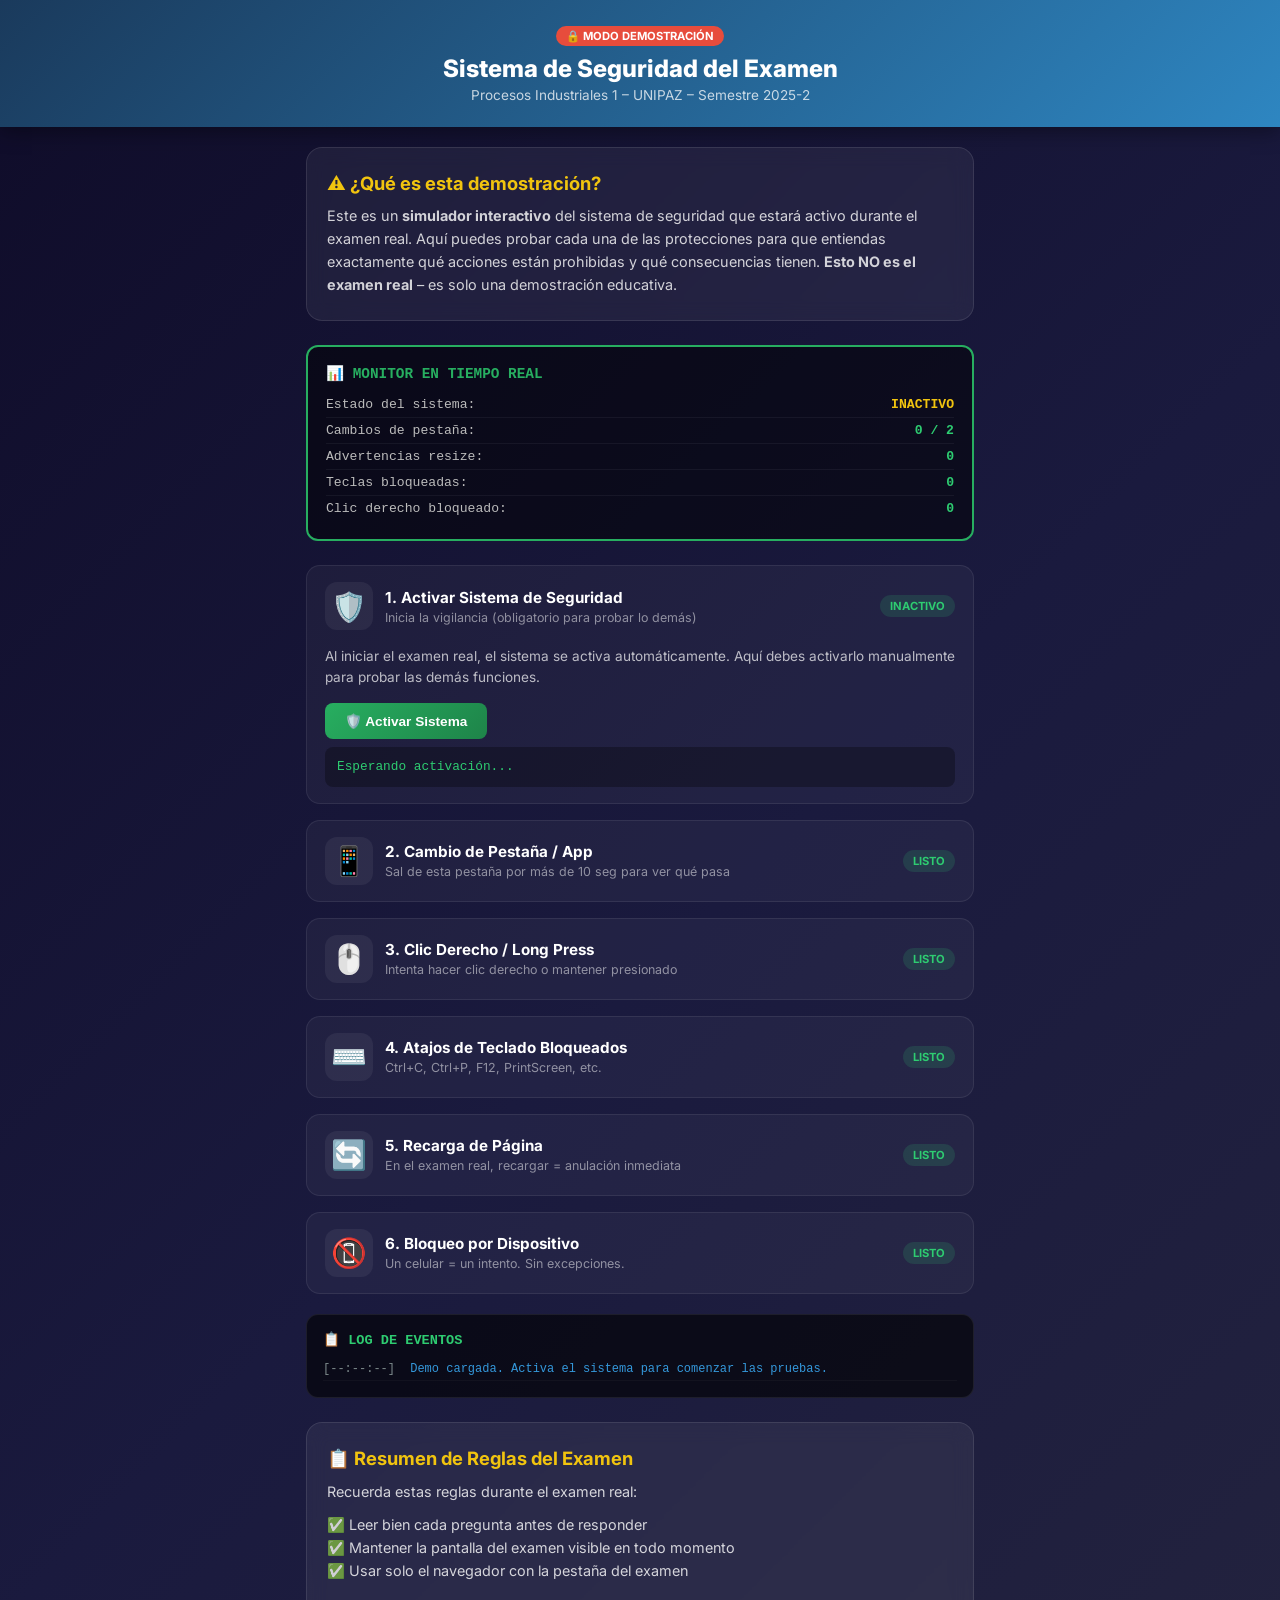
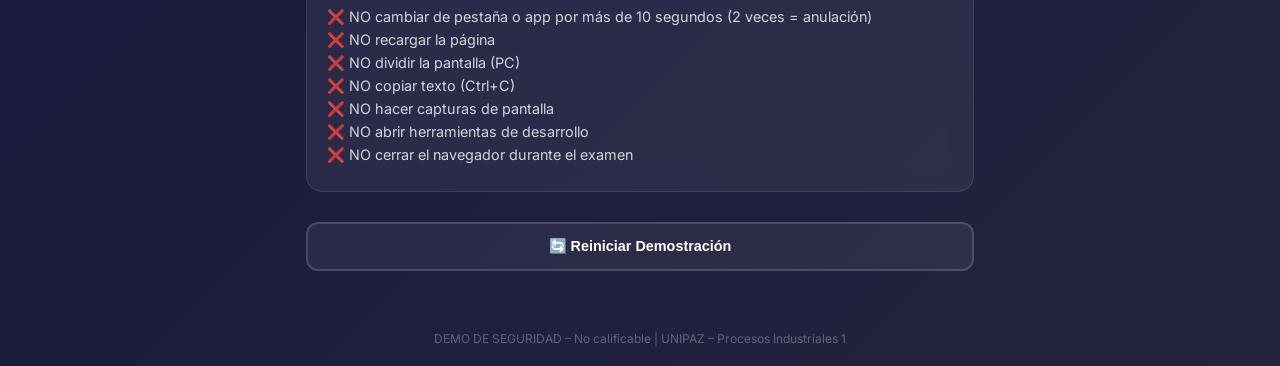
<file: demo-seguridad.html>
<!DOCTYPE html>
<html lang="es">
<head>
  <meta charset="UTF-8" />
  <meta name="viewport" content="width=device-width, initial-scale=1.0" />
  <title>DEMO – Sistema de Seguridad | Procesos Industriales 1</title>
  <style>
    @import url('https://fonts.googleapis.com/css2?family=Inter:wght@300;400;500;600;700;800&display=swap');

    * { margin: 0; padding: 0; box-sizing: border-box; }

    body {
      font-family: 'Inter', sans-serif;
      background: linear-gradient(135deg, #0f0c29 0%, #1a1a3e 50%, #24243e 100%);
      color: #e0e0e0;
      min-height: 100vh;
      overflow-x: hidden;
    }

    .demo-header {
      background: linear-gradient(135deg, #1a3a5c, #2e86c1);
      padding: 24px 20px;
      text-align: center;
      box-shadow: 0 4px 20px rgba(0,0,0,0.4);
    }
    .demo-header h1 {
      font-size: 1.5rem;
      font-weight: 800;
      color: #fff;
      margin-bottom: 4px;
    }
    .demo-header p {
      font-size: 0.85rem;
      color: rgba(255,255,255,0.75);
    }
    .demo-badge {
      display: inline-block;
      background: #e74c3c;
      color: white;
      font-size: 0.7rem;
      font-weight: 700;
      padding: 3px 10px;
      border-radius: 20px;
      margin-bottom: 8px;
      animation: pulse 2s infinite;
    }
    @keyframes pulse {
      0%, 100% { transform: scale(1); }
      50% { transform: scale(1.05); box-shadow: 0 0 15px rgba(231,76,60,0.5); }
    }

    .container {
      max-width: 700px;
      margin: 0 auto;
      padding: 20px 16px 40px;
    }

    .intro-card {
      background: rgba(255,255,255,0.06);
      border: 1px solid rgba(255,255,255,0.1);
      border-radius: 16px;
      padding: 24px 20px;
      margin-bottom: 24px;
      backdrop-filter: blur(10px);
    }
    .intro-card h2 {
      font-size: 1.15rem;
      font-weight: 700;
      color: #f1c40f;
      margin-bottom: 10px;
    }
    .intro-card p {
      font-size: 0.9rem;
      line-height: 1.6;
      color: rgba(255,255,255,0.8);
    }

    /* ── Monitor en vivo ─────────────────── */
    .monitor {
      background: rgba(0,0,0,0.5);
      border: 2px solid #27ae60;
      border-radius: 12px;
      padding: 18px;
      margin-bottom: 24px;
      font-family: 'Courier New', monospace;
      font-size: 0.82rem;
    }
    .monitor-title {
      color: #27ae60;
      font-weight: 700;
      font-size: 0.9rem;
      margin-bottom: 10px;
    }
    .monitor-row {
      display: flex;
      justify-content: space-between;
      padding: 5px 0;
      border-bottom: 1px solid rgba(255,255,255,0.05);
    }
    .monitor-row:last-child { border-bottom: none; }
    .monitor-label { color: #bbb; }
    .monitor-value { color: #2ecc71; font-weight: 600; }
    .monitor-value.warning { color: #f1c40f; }
    .monitor-value.danger { color: #e74c3c; }

    /* ── Tarjetas de prueba ──────────────── */
    .test-card {
      background: rgba(255,255,255,0.04);
      border: 1px solid rgba(255,255,255,0.08);
      border-radius: 14px;
      margin-bottom: 16px;
      overflow: hidden;
      transition: all 0.3s ease;
    }
    .test-card:hover { 
      border-color: rgba(255,255,255,0.15);
      transform: translateY(-2px);
      box-shadow: 0 8px 25px rgba(0,0,0,0.3);
    }
    .test-header {
      display: flex;
      align-items: center;
      gap: 12px;
      padding: 16px 18px;
      cursor: pointer;
    }
    .test-icon {
      font-size: 1.8rem;
      width: 48px;
      height: 48px;
      display: flex;
      align-items: center;
      justify-content: center;
      background: rgba(255,255,255,0.06);
      border-radius: 12px;
      flex-shrink: 0;
    }
    .test-info { flex: 1; }
    .test-info h3 {
      font-size: 0.95rem;
      font-weight: 700;
      color: #fff;
      margin-bottom: 3px;
    }
    .test-info p {
      font-size: 0.78rem;
      color: rgba(255,255,255,0.5);
    }
    .test-status {
      font-size: 0.7rem;
      font-weight: 700;
      padding: 4px 10px;
      border-radius: 20px;
      text-transform: uppercase;
    }
    .status-ready { background: rgba(46,204,113,0.15); color: #2ecc71; }
    .status-active { background: rgba(241,196,15,0.15); color: #f1c40f; animation: pulse 1.5s infinite; }
    .status-triggered { background: rgba(231,76,60,0.15); color: #e74c3c; }

    .test-body {
      padding: 0 18px 16px;
      display: none;
    }
    .test-body.open { display: block; }
    .test-body p {
      font-size: 0.85rem;
      color: rgba(255,255,255,0.7);
      line-height: 1.5;
      margin-bottom: 10px;
    }
    .test-result {
      background: rgba(0,0,0,0.3);
      border-radius: 8px;
      padding: 12px;
      font-family: 'Courier New', monospace;
      font-size: 0.8rem;
      color: #2ecc71;
      margin-top: 8px;
      min-height: 40px;
    }

    .btn-test {
      background: linear-gradient(135deg, #2e86c1, #1a6da8);
      color: white;
      border: none;
      padding: 10px 20px;
      border-radius: 8px;
      font-size: 0.85rem;
      font-weight: 600;
      cursor: pointer;
      transition: all 0.2s;
      margin-top: 6px;
    }
    .btn-test:hover { transform: scale(1.02); box-shadow: 0 4px 15px rgba(46,134,193,0.4); }
    .btn-test:active { transform: scale(0.98); }
    .btn-test.danger { background: linear-gradient(135deg, #e74c3c, #c0392b); }
    .btn-test.success { background: linear-gradient(135deg, #27ae60, #1e8449); }

    .btn-reset {
      display: block;
      width: 100%;
      margin-top: 30px;
      padding: 14px;
      background: rgba(255,255,255,0.06);
      border: 2px solid rgba(255,255,255,0.15);
      color: #fff;
      border-radius: 12px;
      font-size: 0.9rem;
      font-weight: 600;
      cursor: pointer;
      transition: all 0.2s;
    }
    .btn-reset:hover { background: rgba(255,255,255,0.1); border-color: #2ecc71; }

    /* ── Log de eventos ───────────────────── */
    .event-log {
      background: rgba(0,0,0,0.6);
      border: 1px solid rgba(255,255,255,0.08);
      border-radius: 12px;
      padding: 16px;
      margin-top: 20px;
      max-height: 300px;
      overflow-y: auto;
    }
    .event-log h3 {
      font-size: 0.85rem;
      color: #2ecc71;
      margin-bottom: 10px;
      font-family: 'Courier New', monospace;
    }
    .log-entry {
      font-family: 'Courier New', monospace;
      font-size: 0.75rem;
      padding: 4px 0;
      border-bottom: 1px solid rgba(255,255,255,0.03);
    }
    .log-entry .time { color: #7f8c8d; }
    .log-entry .msg { margin-left: 8px; }
    .log-entry.info .msg { color: #3498db; }
    .log-entry.warn .msg { color: #f1c40f; }
    .log-entry.error .msg { color: #e74c3c; }
    .log-entry.success .msg { color: #2ecc71; }

    /* ── Overlay de advertencia ────────────── */
    .overlay-demo {
      position: fixed; top: 0; left: 0; right: 0; bottom: 0;
      background: rgba(0,0,0,0.85);
      display: none;
      align-items: center;
      justify-content: center;
      z-index: 9999;
      animation: fadeIn 0.3s;
    }
    .overlay-demo.visible { display: flex; }
    @keyframes fadeIn { from { opacity: 0; } to { opacity: 1; } }

    .overlay-box {
      background: linear-gradient(145deg, #1a1a3e, #2c2c5e);
      border: 2px solid;
      border-radius: 20px;
      padding: 35px 30px;
      text-align: center;
      max-width: 420px;
      width: 90%;
      animation: slideUp 0.4s cubic-bezier(0.175, 0.885, 0.32, 1.275);
    }
    @keyframes slideUp { from { transform: translateY(50px); opacity: 0; } to { transform: translateY(0); opacity: 1; } }

    .overlay-box.warning-style { border-color: #f1c40f; }
    .overlay-box.danger-style { border-color: #e74c3c; }
    .overlay-icon { font-size: 3.5rem; margin-bottom: 10px; }
    .overlay-title { font-size: 1.2rem; font-weight: 800; margin-bottom: 8px; }
    .overlay-msg { font-size: 0.9rem; color: rgba(255,255,255,0.75); line-height: 1.5; margin-bottom: 16px; }
    .overlay-btn {
      padding: 10px 28px;
      border: none;
      border-radius: 8px;
      font-size: 0.85rem;
      font-weight: 700;
      cursor: pointer;
      color: white;
    }
    .overlay-btn.warn-btn { background: #f1c40f; color: #1a1a3e; }
    .overlay-btn.danger-btn { background: #e74c3c; }

    /* ── Countdown visual ───────────────── */
    .countdown-bar {
      width: 100%;
      height: 6px;
      background: rgba(255,255,255,0.1);
      border-radius: 3px;
      margin-top: 12px;
      overflow: hidden;
    }
    .countdown-fill {
      height: 100%;
      background: #f1c40f;
      border-radius: 3px;
      transition: width 1s linear;
    }
    .countdown-text {
      font-size: 0.75rem;
      color: rgba(255,255,255,0.5);
      margin-top: 6px;
    }

    /* ── Footer ────────────────────────── */
    .demo-footer {
      text-align: center;
      padding: 20px;
      font-size: 0.75rem;
      color: rgba(255,255,255,0.3);
    }
  </style>
</head>
<body>

<div class="demo-header">
  <div class="demo-badge">🔒 MODO DEMOSTRACIÓN</div>
  <h1>Sistema de Seguridad del Examen</h1>
  <p>Procesos Industriales 1 – UNIPAZ – Semestre 2025-2</p>
</div>

<div class="container">

  <div class="intro-card">
    <h2>⚠️ ¿Qué es esta demostración?</h2>
    <p>
      Este es un <strong>simulador interactivo</strong> del sistema de seguridad que estará activo durante el examen real. 
      Aquí puedes probar cada una de las protecciones para que entiendas exactamente qué acciones están prohibidas 
      y qué consecuencias tienen. <strong>Esto NO es el examen real</strong> – es solo una demostración educativa.
    </p>
  </div>

  <!-- Monitor en vivo -->
  <div class="monitor" id="monitor">
    <div class="monitor-title">📊 MONITOR EN TIEMPO REAL</div>
    <div class="monitor-row">
      <span class="monitor-label">Estado del sistema:</span>
      <span class="monitor-value" id="mon-estado">INACTIVO</span>
    </div>
    <div class="monitor-row">
      <span class="monitor-label">Cambios de pestaña:</span>
      <span class="monitor-value" id="mon-strikes">0 / 2</span>
    </div>
    <div class="monitor-row">
      <span class="monitor-label">Advertencias resize:</span>
      <span class="monitor-value" id="mon-resize">0</span>
    </div>
    <div class="monitor-row">
      <span class="monitor-label">Teclas bloqueadas:</span>
      <span class="monitor-value" id="mon-teclas">0</span>
    </div>
    <div class="monitor-row">
      <span class="monitor-label">Clic derecho bloqueado:</span>
      <span class="monitor-value" id="mon-contextmenu">0</span>
    </div>
  </div>

  <!-- Test 1: Activar sistema -->
  <div class="test-card" id="card-activar">
    <div class="test-header" onclick="toggleCard('activar')">
      <div class="test-icon">🛡️</div>
      <div class="test-info">
        <h3>1. Activar Sistema de Seguridad</h3>
        <p>Inicia la vigilancia (obligatorio para probar lo demás)</p>
      </div>
      <span class="test-status status-ready" id="status-activar">INACTIVO</span>
    </div>
    <div class="test-body" id="body-activar">
      <p>Al iniciar el examen real, el sistema se activa automáticamente. Aquí debes activarlo manualmente para probar las demás funciones.</p>
      <button class="btn-test success" onclick="activarSistema()">🛡️ Activar Sistema</button>
      <div class="test-result" id="result-activar">Esperando activación...</div>
    </div>
  </div>

  <!-- Test 2: Cambio de pestaña -->
  <div class="test-card" id="card-pestana">
    <div class="test-header" onclick="toggleCard('pestana')">
      <div class="test-icon">📱</div>
      <div class="test-info">
        <h3>2. Cambio de Pestaña / App</h3>
        <p>Sal de esta pestaña por más de 10 seg para ver qué pasa</p>
      </div>
      <span class="test-status status-ready" id="status-pestana">LISTO</span>
    </div>
    <div class="test-body" id="body-pestana">
      <p>
        <strong>Prueba:</strong> Cambia a otra pestaña o abre otra app y quédate fuera por <strong>más de 10 segundos</strong>. 
        Si regresas antes de 10 segundos, no pasa nada.
      </p>
      <p>
        • <strong>1ª vez (&gt;10s):</strong> Advertencia visible ⚠️<br>
        • <strong>2ª vez (&gt;10s):</strong> Examen anulado 🚫
      </p>
      <div id="countdown-container" style="display:none;">
        <div class="countdown-bar">
          <div class="countdown-fill" id="countdown-fill" style="width: 100%"></div>
        </div>
        <div class="countdown-text" id="countdown-text">Volviste a tiempo ✓</div>
      </div>
      <div class="test-result" id="result-pestana">Activa el sistema y sal de la pestaña para probar...</div>
    </div>
  </div>

  <!-- Test 3: Clic derecho -->
  <div class="test-card" id="card-clic">
    <div class="test-header" onclick="toggleCard('clic')">
      <div class="test-icon">🖱️</div>
      <div class="test-info">
        <h3>3. Clic Derecho / Long Press</h3>
        <p>Intenta hacer clic derecho o mantener presionado</p>
      </div>
      <span class="test-status status-ready" id="status-clic">LISTO</span>
    </div>
    <div class="test-body" id="body-clic">
      <p><strong>Prueba:</strong> Haz clic derecho (PC) o mantén presionado (celular) en cualquier parte de esta página.</p>
      <p>Resultado: El menú contextual será <strong>bloqueado</strong> completamente.</p>
      <div class="test-result" id="result-clic">Intenta hacer clic derecho para probar...</div>
    </div>
  </div>

  <!-- Test 4: Atajos de teclado -->
  <div class="test-card" id="card-teclado">
    <div class="test-header" onclick="toggleCard('teclado')">
      <div class="test-icon">⌨️</div>
      <div class="test-info">
        <h3>4. Atajos de Teclado Bloqueados</h3>
        <p>Ctrl+C, Ctrl+P, F12, PrintScreen, etc.</p>
      </div>
      <span class="test-status status-ready" id="status-teclado">LISTO</span>
    </div>
    <div class="test-body" id="body-teclado">
      <p><strong>Prueba:</strong> Intenta presionar cualquiera de estos atajos:</p>
      <p>
        • <strong>Ctrl+C</strong> – Copiar<br>
        • <strong>Ctrl+P</strong> – Imprimir<br>
        • <strong>Ctrl+S</strong> – Guardar<br>
        • <strong>Ctrl+U</strong> – Ver código fuente<br>
        • <strong>F12</strong> – Herramientas de desarrollo<br>
        • <strong>Ctrl+Shift+I</strong> – Inspector<br>
        • <strong>PrintScreen</strong> – Captura de pantalla
      </p>
      <div class="test-result" id="result-teclado">Presiona algún atajo bloqueado para probar...</div>
    </div>
  </div>

  <!-- Test 5: Recarga de página -->
  <div class="test-card" id="card-recarga">
    <div class="test-header" onclick="toggleCard('recarga')">
      <div class="test-icon">🔄</div>
      <div class="test-info">
        <h3>5. Recarga de Página</h3>
        <p>En el examen real, recargar = anulación inmediata</p>
      </div>
      <span class="test-status status-ready" id="status-recarga">LISTO</span>
    </div>
    <div class="test-body" id="body-recarga">
      <p>
        <strong>⚠️ En el examen real:</strong> Si recargas la página (F5, deslizar hacia abajo en celular, o cerrar y abrir el navegador), 
        el examen se <strong>anula automáticamente</strong> y el dispositivo queda <strong>bloqueado permanentemente</strong>.
      </p>
      <p>
        <strong>En esta demo:</strong> Puedes recargar sin problema, solo se reiniciará la demostración.
      </p>
      <div class="test-result" id="result-recarga">
        ℹ️ En el examen real: recarga = anulación + bloqueo del dispositivo.
        El estudiante NO puede volver a intentarlo.
      </div>
    </div>
  </div>

  <!-- Test 6: Bloqueo de dispositivo -->
  <div class="test-card" id="card-dispositivo">
    <div class="test-header" onclick="toggleCard('dispositivo')">
      <div class="test-icon">📵</div>
      <div class="test-info">
        <h3>6. Bloqueo por Dispositivo</h3>
        <p>Un celular = un intento. Sin excepciones.</p>
      </div>
      <span class="test-status status-ready" id="status-dispositivo">LISTO</span>
    </div>
    <div class="test-body" id="body-dispositivo">
      <p>
        En el examen real, el sistema marca tu celular/computador la primera vez que inicias. 
        <strong>Aunque cierres el navegador, borres las pestañas, o cambies de código estudiantil</strong>, 
        el dispositivo queda bloqueado.
      </p>
      <p>
        • <strong>Cerrar navegador y reabrir:</strong> 🔒 BLOQUEADO<br>
        • <strong>Usar otra cuenta/código:</strong> 🔒 BLOQUEADO<br>
        • <strong>Borrar historial:</strong> 🔒 BLOQUEADO (a menos que borren datos de sitio, que el docente detectará)
      </p>
      <div class="test-result" id="result-dispositivo">
        🔒 Cada dispositivo tiene UNA oportunidad. No hay reintentos.
      </div>
    </div>
  </div>

  <!-- Log de eventos -->
  <div class="event-log" id="event-log">
    <h3>📋 LOG DE EVENTOS</h3>
    <div id="log-entries">
      <div class="log-entry info">
        <span class="time">[--:--:--]</span>
        <span class="msg">Demo cargada. Activa el sistema para comenzar las pruebas.</span>
      </div>
    </div>
  </div>

  <!-- Resumen de reglas -->
  <div class="intro-card" style="margin-top: 24px;">
    <h2>📋 Resumen de Reglas del Examen</h2>
    <p style="margin-bottom: 10px;">Recuerda estas reglas durante el examen real:</p>
    <p>
      ✅ Leer bien cada pregunta antes de responder<br>
      ✅ Mantener la pantalla del examen visible en todo momento<br>
      ✅ Usar solo el navegador con la pestaña del examen<br><br>
      ❌ NO cambiar de pestaña o app por más de 10 segundos (2 veces = anulación)<br>
      ❌ NO recargar la página<br>
      ❌ NO dividir la pantalla (PC)<br>
      ❌ NO copiar texto (Ctrl+C)<br>
      ❌ NO hacer capturas de pantalla<br>
      ❌ NO abrir herramientas de desarrollo<br>
      ❌ NO cerrar el navegador durante el examen
    </p>
  </div>

  <button class="btn-reset" onclick="resetDemo()">🔄 Reiniciar Demostración</button>

</div>

<div class="demo-footer">
  DEMO DE SEGURIDAD – No calificable | UNIPAZ – Procesos Industriales 1
</div>

<!-- Overlay -->
<div class="overlay-demo" id="overlay-demo">
  <div class="overlay-box" id="overlay-box">
    <div class="overlay-icon" id="overlay-icon">⚠️</div>
    <div class="overlay-title" id="overlay-title">Advertencia</div>
    <div class="overlay-msg" id="overlay-msg">Mensaje</div>
    <button class="overlay-btn warn-btn" id="overlay-btn" onclick="cerrarOverlay()">Entendido</button>
  </div>
</div>

<script>
  // ── Estado del demo ────────────────────
  let sistemaActivo = false;
  let strikes = 0;
  let resizeStrikes = 0;
  let teclasBlock = 0;
  let contextBlock = 0;
  let timerGracia = null;
  let countdownInterval = null;
  const GRACIA = 10; // segundos
  let countdownLeft = GRACIA;

  // ── Toggle cards ───────────────────────
  function toggleCard(id) {
    const body = document.getElementById('body-' + id);
    body.classList.toggle('open');
  }

  // ── Log ─────────────────────────────────
  function addLog(msg, type = 'info') {
    const now = new Date();
    const time = now.toLocaleTimeString('es-CO');
    const entry = document.createElement('div');
    entry.className = `log-entry ${type}`;
    entry.innerHTML = `<span class="time">[${time}]</span><span class="msg">${msg}</span>`;
    const container = document.getElementById('log-entries');
    container.insertBefore(entry, container.firstChild);
    // Limit log entries
    while (container.children.length > 50) {
      container.removeChild(container.lastChild);
    }
  }

  // ── Actualizar monitor ─────────────────
  function updateMonitor() {
    document.getElementById('mon-estado').textContent = sistemaActivo ? 'ACTIVO 🟢' : 'INACTIVO';
    document.getElementById('mon-estado').className = `monitor-value ${sistemaActivo ? '' : 'warning'}`;

    const strikesEl = document.getElementById('mon-strikes');
    strikesEl.textContent = `${strikes} / 2`;
    strikesEl.className = `monitor-value ${strikes >= 2 ? 'danger' : strikes > 0 ? 'warning' : ''}`;

    document.getElementById('mon-resize').textContent = resizeStrikes;
    document.getElementById('mon-teclas').textContent = teclasBlock;
    document.getElementById('mon-contextmenu').textContent = contextBlock;
  }

  // ── Activar sistema ─────────────────────
  function activarSistema() {
    sistemaActivo = true;
    document.getElementById('status-activar').textContent = 'ACTIVO';
    document.getElementById('status-activar').className = 'test-status status-active';
    document.getElementById('result-activar').textContent = '✅ Sistema de seguridad ACTIVADO. Ahora prueba las demás funciones.';
    addLog('Sistema de seguridad ACTIVADO', 'success');
    updateMonitor();
  }

  // ── Visibilidad (cambio de pestaña) ────
  document.addEventListener('visibilitychange', () => {
    if (!sistemaActivo) return;
    const resultEl = document.getElementById('result-pestana');
    const countdownContainer = document.getElementById('countdown-container');

    if (document.hidden) {
      // Empieza countdown
      countdownLeft = GRACIA;
      countdownContainer.style.display = 'block';
      document.getElementById('countdown-fill').style.width = '100%';
      document.getElementById('countdown-text').textContent = `⏱ Tienes ${GRACIA} segundos para regresar...`;
      addLog(`Saliste de la pestaña. Tienes ${GRACIA}s para regresar.`, 'warn');

      timerGracia = setTimeout(() => {
        strikes++;
        updateMonitor();
        if (strikes >= 2) {
          addLog('🚫 EXAMEN ANULADO – Saliste de la pestaña 2 veces por más de 10 segundos', 'error');
          resultEl.textContent = '🚫 ANULADO – 2 strikes alcanzados';
          resultEl.style.color = '#e74c3c';
          document.getElementById('status-pestana').textContent = 'ANULADO';
          document.getElementById('status-pestana').className = 'test-status status-triggered';
          showOverlay('🚫', 'EXAMEN ANULADO', 
            'Saliste de la ventana del examen 2 veces por más de 10 segundos. En el examen real, tu nota sería 0.0 y no podrías volver a intentarlo.',
            'danger');
        } else {
          addLog(`⚠️ Strike ${strikes}/2 – Estuviste fuera más de 10 segundos`, 'warn');
          resultEl.textContent = `⚠️ ADVERTENCIA – Strike ${strikes}/2. Una más y el examen se anula.`;
          resultEl.style.color = '#f1c40f';
          document.getElementById('status-pestana').textContent = `${strikes}/2`;
          document.getElementById('status-pestana').className = 'test-status status-active';
          showOverlay('⚠️', 'Advertencia de Seguridad', 
            `Saliste de la ventana del examen por más de 10 segundos. Esta es la advertencia ${strikes}/2. La próxima vez, el examen será anulado automáticamente.`,
            'warning');
        }
      }, GRACIA * 1000);

      // Countdown visual
      let elapsed = 0;
      clearInterval(countdownInterval);
      countdownInterval = setInterval(() => {
        elapsed++;
        const pct = Math.max(0, ((GRACIA - elapsed) / GRACIA) * 100);
        document.getElementById('countdown-fill').style.width = pct + '%';
        document.getElementById('countdown-text').textContent = `⏱ Te quedan ${GRACIA - elapsed} segundos...`;
        if (elapsed >= GRACIA) clearInterval(countdownInterval);
      }, 1000);

    } else {
      // Regresó
      if (timerGracia) {
        clearTimeout(timerGracia);
        timerGracia = null;
        clearInterval(countdownInterval);
        const secsOut = GRACIA - countdownLeft;
        document.getElementById('countdown-fill').style.width = '100%';
        document.getElementById('countdown-fill').style.background = '#2ecc71';
        document.getElementById('countdown-text').textContent = `✅ Regresaste a tiempo. No se contó como strike.`;
        addLog('Regresaste a tiempo ✓ (menos de 10 segundos)', 'success');
        resultEl.textContent = '✅ Regresaste a tiempo. Sin penalización.';
        resultEl.style.color = '#2ecc71';

        setTimeout(() => {
          document.getElementById('countdown-fill').style.background = '#f1c40f';
        }, 2000);
      }
    }
  });

  // ── Clic derecho ─────────────────────────
  document.addEventListener('contextmenu', (e) => {
    if (sistemaActivo) {
      e.preventDefault();
      contextBlock++;
      updateMonitor();
      document.getElementById('result-clic').textContent = `🚫 Bloqueado (${contextBlock} intento${contextBlock > 1 ? 's' : ''})`;
      document.getElementById('result-clic').style.color = '#e74c3c';
      document.getElementById('status-clic').textContent = 'BLOQUEADO';
      document.getElementById('status-clic').className = 'test-status status-triggered';
      addLog('Clic derecho / long press BLOQUEADO', 'error');
    }
  });

  // ── Teclado ──────────────────────────────
  document.addEventListener('keydown', (e) => {
    if (!sistemaActivo) return;
    const ctrl = e.ctrlKey || e.metaKey;
    const shift = e.shiftKey;
    const key = e.key;

    const bloqueados = [
      ctrl && key === 'p',
      ctrl && shift && key === 'S',
      key === 'PrintScreen',
      key === 'F12',
      ctrl && shift && key === 'I',
      ctrl && shift && key === 'J',
      ctrl && shift && key === 'C',
      ctrl && key === 'u',
      ctrl && key === 's',
      ctrl && key === 'a',
      ctrl && key === 'c',
    ];

    if (bloqueados.some(Boolean)) {
      e.preventDefault();
      e.stopPropagation();
      teclasBlock++;
      updateMonitor();
      let combo = '';
      if (ctrl) combo += 'Ctrl+';
      if (shift) combo += 'Shift+';
      combo += key.toUpperCase();
      document.getElementById('result-teclado').textContent = `🚫 Bloqueado: ${combo} (${teclasBlock} intento${teclasBlock > 1 ? 's' : ''})`;
      document.getElementById('result-teclado').style.color = '#e74c3c';
      document.getElementById('status-teclado').textContent = 'BLOQUEADO';
      document.getElementById('status-teclado').className = 'test-status status-triggered';
      addLog(`Tecla bloqueada: ${combo}`, 'error');
      return false;
    }
  }, true);

  // ── Overlay ──────────────────────────────
  function showOverlay(icon, title, msg, type) {
    document.getElementById('overlay-icon').textContent = icon;
    document.getElementById('overlay-title').textContent = title;
    document.getElementById('overlay-msg').textContent = msg;
    const box = document.getElementById('overlay-box');
    box.className = `overlay-box ${type === 'danger' ? 'danger-style' : 'warning-style'}`;
    const btn = document.getElementById('overlay-btn');
    btn.className = `overlay-btn ${type === 'danger' ? 'danger-btn' : 'warn-btn'}`;
    document.getElementById('overlay-demo').classList.add('visible');
  }

  function cerrarOverlay() {
    document.getElementById('overlay-demo').classList.remove('visible');
  }

  // ── Reset ────────────────────────────────
  function resetDemo() {
    sistemaActivo = false;
    strikes = 0;
    resizeStrikes = 0;
    teclasBlock = 0;
    contextBlock = 0;
    clearTimeout(timerGracia);
    clearInterval(countdownInterval);
    timerGracia = null;

    document.getElementById('status-activar').textContent = 'INACTIVO';
    document.getElementById('status-activar').className = 'test-status status-ready';
    document.getElementById('result-activar').textContent = 'Esperando activación...';

    ['pestana', 'clic', 'teclado', 'recarga', 'dispositivo'].forEach(id => {
      document.getElementById('status-' + id).textContent = 'LISTO';
      document.getElementById('status-' + id).className = 'test-status status-ready';
    });

    document.getElementById('result-pestana').textContent = 'Activa el sistema y sal de la pestaña para probar...';
    document.getElementById('result-pestana').style.color = '#2ecc71';
    document.getElementById('result-clic').textContent = 'Intenta hacer clic derecho para probar...';
    document.getElementById('result-clic').style.color = '#2ecc71';
    document.getElementById('result-teclado').textContent = 'Presiona algún atajo bloqueado para probar...';
    document.getElementById('result-teclado').style.color = '#2ecc71';
    document.getElementById('countdown-container').style.display = 'none';

    document.getElementById('log-entries').innerHTML = '';
    updateMonitor();
    addLog('Demo reiniciada. Activa el sistema para comenzar.', 'info');
  }

  // ── Auto-open primera tarjeta ──────────
  document.addEventListener('DOMContentLoaded', () => {
    toggleCard('activar');
    updateMonitor();
  });

</script>
</body>
</html>
</file>
<file: css/styles.css>
/* ============================================================
   PROCESOS INDUSTRIALES 1 – PARCIAL WEB
   Estilos + Protección Anti-Captura de Pantalla
   ============================================================ */

/* ── Variables ─────────────────────────────────────────────── */
:root {
  --verde:    #27ae60;
  --azul:     #2980b9;
  --rojo:     #e74c3c;
  --naranja:  #e67e22;
  --oscuro:   #2c3e50;
  --gris:     #7f8c8d;
  --gris-cl:  #ecf0f1;
  --blanco:   #ffffff;
  --fondo:    #f0f4f8;
  --sombra:   0 4px 20px rgba(0,0,0,0.12);
}

/* ── Protección Anti-Screenshot ────────────────────────────── */
* {
  -webkit-user-select: none;
  -moz-user-select: none;
  -ms-user-select: none;
  user-select: none;
  -webkit-touch-callout: none;
}

/* Inputs sí pueden seleccionarse para escribir */
input, textarea {
  -webkit-user-select: text !important;
  user-select: text !important;
}

/* Capa anti-captura: overlay semitransparente con patrón */
body::before {
  content: '';
  position: fixed;
  top: 0; left: 0;
  width: 100vw; height: 100vh;
  background-image: repeating-linear-gradient(
    45deg,
    transparent,
    transparent 60px,
    rgba(255,255,255,0.015) 60px,
    rgba(255,255,255,0.015) 62px
  );
  pointer-events: none;
  z-index: 9999;
  mix-blend-mode: overlay;
}

/* Marca de agua antifraude (visible en screenshot) */
body::after {
  content: 'UNIPAZ – USO EXCLUSIVO DEL EXAMINANDO – PROHIBIDA LA REPRODUCCIÓN';
  position: fixed;
  top: 50%;
  left: 50%;
  transform: translate(-50%, -50%) rotate(-35deg);
  font-size: 22px;
  font-weight: 900;
  color: rgba(44, 62, 80, 0.04);
  white-space: nowrap;
  pointer-events: none;
  z-index: 9998;
  letter-spacing: 2px;
  user-select: none;
}

/* ── Reset y Base ───────────────────────────────────────────── */
*, *::before, *::after { box-sizing: border-box; margin: 0; padding: 0; }

html { font-size: 16px; scroll-behavior: smooth; }

body {
  font-family: 'Segoe UI', system-ui, -apple-system, sans-serif;
  background: var(--fondo);
  color: var(--oscuro);
  min-height: 100vh;
  overflow-x: hidden;
}

/* ── Utilidades ─────────────────────────────────────────────── */
.oculto { display: none !important; }
.pantalla { min-height: 100vh; }

/* ── PANTALLA BLOQUEADO ────────────────────────────────────── */
#pantalla-bloqueado {
  display: flex;
  align-items: center;
  justify-content: center;
  background: #1a1a2e;
  min-height: 100vh;
}

.bloqueo-box {
  background: #16213e;
  border: 3px solid #e74c3c;
  border-radius: 16px;
  padding: 60px 50px;
  text-align: center;
  max-width: 500px;
  box-shadow: 0 0 40px rgba(231,76,60,0.3);
}

.bloqueo-icon { font-size: 64px; margin-bottom: 16px; }

.bloqueo-box h1 {
  color: #e74c3c;
  font-size: 2rem;
  margin-bottom: 16px;
  letter-spacing: 2px;
}

.bloqueo-box p { color: #bdc3c7; font-size: 1rem; line-height: 1.6; }

.bloqueo-detalle {
  margin-top: 20px;
  padding: 12px;
  background: rgba(231,76,60,0.1);
  border-radius: 8px;
  color: #e74c3c;
  font-size: 0.85rem;
}

/* ── PANTALLA LOGIN ─────────────────────────────────────────── */
#pantalla-login {
  display: flex;
  align-items: center;
  justify-content: center;
  background: linear-gradient(135deg, #1a3a5c 0%, #2c3e50 50%, #1a5276 100%);
  padding: 20px;
}

.login-container {
  background: var(--blanco);
  border-radius: 16px;
  padding: 40px 36px;
  max-width: 520px;
  width: 100%;
  box-shadow: var(--sombra);
}

.login-header {
  text-align: center;
  margin-bottom: 28px;
}

.logo-unipaz {
  display: inline-block;
  background: #1a3a5c;
  color: white;
  font-size: 1rem;
  font-weight: 900;
  letter-spacing: 4px;
  padding: 6px 16px;
  border-radius: 4px;
  margin-bottom: 12px;
}

.login-header h1 {
  font-size: 1.6rem;
  color: var(--oscuro);
  margin-bottom: 4px;
}

.login-header h2 {
  font-size: 1.1rem;
  color: var(--azul);
  font-weight: 600;
  margin-bottom: 4px;
}

.login-subtitulo { color: var(--gris); font-size: 0.85rem; }

.login-aviso {
  background: #fef9e7;
  border-left: 4px solid var(--naranja);
  border-radius: 6px;
  padding: 14px 16px;
  margin-bottom: 24px;
  font-size: 0.85rem;
}

.login-aviso strong { color: var(--naranja); }
.login-aviso ul { margin-top: 8px; padding-left: 18px; }
.login-aviso li { margin-bottom: 4px; color: #555; line-height: 1.4; }

.campo-grupo {
  margin-bottom: 18px;
}

.campo-grupo label {
  display: block;
  font-weight: 600;
  font-size: 0.9rem;
  color: var(--oscuro);
  margin-bottom: 6px;
}

.campo-grupo input,
.campo-grupo select {
  width: 100%;
  padding: 11px 14px;
  border: 2px solid #dde2e8;
  border-radius: 8px;
  font-size: 0.95rem;
  color: var(--oscuro);
  transition: border-color 0.2s;
  background: white;
}

.campo-grupo input:focus,
.campo-grupo select:focus {
  outline: none;
  border-color: var(--azul);
}

.acepto-condiciones {
  display: flex;
  align-items: center;
  gap: 10px;
  margin-bottom: 22px;
}

.acepto-condiciones input[type="checkbox"] {
  width: 18px;
  height: 18px;
  cursor: pointer;
}

.acepto-condiciones label {
  font-size: 0.88rem;
  color: #555;
  cursor: pointer;
}

.btn-iniciar {
  width: 100%;
  padding: 14px;
  background: linear-gradient(135deg, #27ae60, #2ecc71);
  color: white;
  border: none;
  border-radius: 10px;
  font-size: 1.05rem;
  font-weight: 700;
  cursor: pointer;
  letter-spacing: 1px;
  transition: opacity 0.2s, transform 0.1s;
}

.btn-iniciar:hover { opacity: 0.92; transform: translateY(-1px); }
.btn-iniciar:active { transform: translateY(0); }

/* ── PANTALLA EXAMEN ─────────────────────────────────────────── */
#pantalla-examen {
  display: flex;
  flex-direction: column;
  min-height: 100vh;
  background: var(--fondo);
}

.examen-header {
  background: linear-gradient(135deg, #1a3a5c, #2c3e50);
  color: white;
  padding: 12px 24px;
  display: flex;
  align-items: center;
  justify-content: space-between;
  position: sticky;
  top: 0;
  z-index: 100;
  box-shadow: 0 2px 12px rgba(0,0,0,0.3);
}

.header-izq { display: flex; gap: 12px; align-items: center; }

.unipaz-tag {
  background: white;
  color: #1a3a5c;
  font-weight: 900;
  font-size: 0.78rem;
  padding: 3px 10px;
  border-radius: 4px;
  letter-spacing: 2px;
}

.materia-tag { font-size: 0.82rem; color: #a8c0d6; }

.header-centro { text-align: center; }

.fase-label { font-size: 0.78rem; color: #a8c0d6; margin-bottom: 2px; }

.fase-titulo { font-size: 0.92rem; font-weight: 600; color: white; }

.header-der { display: flex; gap: 16px; align-items: center; }

.temporizador-box {
  background: rgba(255,255,255,0.12);
  border-radius: 8px;
  padding: 6px 14px;
  display: flex;
  align-items: center;
  gap: 6px;
}

#temporizador {
  font-size: 1.3rem;
  font-weight: 700;
  font-family: 'Courier New', monospace;
  color: #2ecc71;
  transition: color 0.3s;
}

#temporizador.urgente { color: #e74c3c; animation: parpadeo 0.8s infinite; }

@keyframes parpadeo {
  0%, 100% { opacity: 1; }
  50% { opacity: 0.3; }
}

.strikes-box {
  background: rgba(231,76,60,0.2);
  border: 1px solid rgba(231,76,60,0.4);
  border-radius: 8px;
  padding: 5px 12px;
  font-size: 0.85rem;
  color: #f1948a;
}

/* Barra de progreso */
.barra-progreso-container {
  height: 6px;
  background: #d5d8dc;
  position: relative;
}

.barra-progreso {
  height: 100%;
  background: linear-gradient(90deg, var(--verde), #2ecc71);
  transition: width 0.4s ease;
  width: 0%;
}

.progreso-texto {
  position: absolute;
  right: 12px;
  top: 8px;
  font-size: 0.75rem;
  color: var(--gris);
}

/* Main examen */
.examen-main {
  flex: 1;
  max-width: 860px;
  width: 100%;
  margin: 0 auto;
  padding: 24px 20px 40px;
}

/* Navegación de fases */
.fases-nav {
  display: flex;
  gap: 8px;
  margin-bottom: 24px;
  flex-wrap: wrap;
}

.fase-btn {
  padding: 7px 16px;
  border: 2px solid #d5d8dc;
  border-radius: 20px;
  background: white;
  color: var(--gris);
  font-size: 0.8rem;
  font-weight: 600;
  cursor: default;
  transition: all 0.2s;
}

.fase-btn.activa {
  border-color: var(--azul);
  background: var(--azul);
  color: white;
}

.fase-btn.completada {
  border-color: var(--verde);
  background: var(--verde);
  color: white;
}

/* Área de gráfico */
.area-grafico {
  margin-bottom: 24px;
  background: white;
  border-radius: 12px;
  padding: 20px;
  box-shadow: var(--sombra);
}

.grafico-titulo {
  font-size: 0.95rem;
  color: var(--azul);
  margin-bottom: 14px;
  font-weight: 700;
  text-align: center;
}

.svg-diagrama {
  width: 100%;
  max-width: 560px;
  display: block;
  margin: 0 auto;
}

/* Pregunta */
.pregunta-container {
  background: white;
  border-radius: 14px;
  padding: 32px 36px;
  box-shadow: var(--sombra);
  margin-bottom: 20px;
}

.pregunta-numero {
  font-size: 0.78rem;
  font-weight: 700;
  color: var(--azul);
  text-transform: uppercase;
  letter-spacing: 1px;
  margin-bottom: 12px;
}

.pregunta-enunciado {
  font-size: 1rem;
  line-height: 1.65;
  color: var(--oscuro);
  margin-bottom: 28px;
  white-space: pre-line;
}

.opciones-container {
  display: flex;
  flex-direction: column;
  gap: 12px;
}

.opcion-item {
  display: flex;
  align-items: flex-start;
  gap: 14px;
  padding: 14px 18px;
  border: 2px solid #dde2e8;
  border-radius: 10px;
  cursor: pointer;
  transition: all 0.2s;
  background: var(--fondo);
}

.opcion-item:hover {
  border-color: var(--azul);
  background: #eaf4fb;
}

.opcion-item.seleccionada {
  border-color: var(--azul);
  background: #d6eaf8;
}

.opcion-letra {
  min-width: 30px;
  height: 30px;
  background: #d5d8dc;
  border-radius: 50%;
  display: flex;
  align-items: center;
  justify-content: center;
  font-weight: 700;
  font-size: 0.85rem;
  color: var(--oscuro);
  flex-shrink: 0;
  transition: all 0.2s;
}

.opcion-item.seleccionada .opcion-letra {
  background: var(--azul);
  color: white;
}

.opcion-texto {
  font-size: 0.93rem;
  line-height: 1.5;
  color: var(--oscuro);
  padding-top: 3px;
}

/* Navegación preguntas */
.nav-preguntas {
  display: flex;
  align-items: center;
  justify-content: space-between;
  margin-bottom: 16px;
  gap: 12px;
}

.btn-nav {
  padding: 10px 20px;
  border: 2px solid var(--azul);
  background: white;
  color: var(--azul);
  border-radius: 8px;
  font-weight: 600;
  cursor: pointer;
  transition: all 0.2s;
  font-size: 0.9rem;
  white-space: nowrap;
}

.btn-nav:hover:not(:disabled) {
  background: var(--azul);
  color: white;
}

.btn-nav:disabled {
  border-color: #d5d8dc;
  color: #b2bec3;
  cursor: not-allowed;
}

.indicadores-preguntas {
  display: flex;
  gap: 6px;
  flex-wrap: wrap;
  justify-content: center;
}

.indicador {
  width: 28px;
  height: 28px;
  border-radius: 50%;
  border: 2px solid #d5d8dc;
  background: white;
  display: flex;
  align-items: center;
  justify-content: center;
  font-size: 0.72rem;
  font-weight: 700;
  cursor: default;
  transition: all 0.2s;
  color: var(--gris);
}

.indicador.actual { border-color: var(--azul); color: var(--azul); }
.indicador.respondida { background: var(--verde); border-color: var(--verde); color: white; }

/* Botones de fase/enviar */
.nav-fase {
  text-align: right;
  margin-top: 8px;
}

.btn-fase, .btn-enviar {
  padding: 12px 28px;
  border: none;
  border-radius: 10px;
  font-size: 1rem;
  font-weight: 700;
  cursor: pointer;
  transition: all 0.2s;
  letter-spacing: 0.5px;
}

.btn-fase {
  background: linear-gradient(135deg, var(--azul), #1a7dc5);
  color: white;
}

.btn-enviar {
  background: linear-gradient(135deg, var(--verde), #20b864);
  color: white;
}

.btn-fase:hover, .btn-enviar:hover {
  opacity: 0.9;
  transform: translateY(-1px);
}

/* Warning overlay */
.overlay-warning {
  position: fixed;
  inset: 0;
  background: rgba(0,0,0,0.7);
  z-index: 5000;
  display: flex;
  align-items: center;
  justify-content: center;
  backdrop-filter: blur(4px);
}

.warning-box {
  background: white;
  border-radius: 16px;
  padding: 40px;
  max-width: 440px;
  text-align: center;
  box-shadow: 0 20px 60px rgba(0,0,0,0.4);
}

.warning-icon { font-size: 52px; margin-bottom: 12px; }

.warning-box h2 {
  color: var(--naranja);
  font-size: 1.4rem;
  margin-bottom: 12px;
}

.warning-box p {
  color: #555;
  font-size: 0.95rem;
  line-height: 1.6;
  margin-bottom: 24px;
}

.btn-warning-ok {
  padding: 12px 32px;
  background: var(--naranja);
  color: white;
  border: none;
  border-radius: 8px;
  font-size: 1rem;
  font-weight: 700;
  cursor: pointer;
}

/* ── PANTALLA ANULADO ───────────────────────────────────────── */
#pantalla-anulado {
  display: flex;
  align-items: center;
  justify-content: center;
  background: #1a1a2e;
  min-height: 100vh;
}

.anulado-container {
  background: #16213e;
  border: 3px solid #e74c3c;
  border-radius: 16px;
  padding: 60px 50px;
  text-align: center;
  max-width: 520px;
  box-shadow: 0 0 50px rgba(231,76,60,0.35);
  animation: pulse-red 2s infinite;
}

@keyframes pulse-red {
  0%, 100% { box-shadow: 0 0 50px rgba(231,76,60,0.35); }
  50% { box-shadow: 0 0 70px rgba(231,76,60,0.55); }
}

.anulado-icon { font-size: 72px; margin-bottom: 12px; }

.anulado-titulo {
  color: #e74c3c;
  font-size: 2.4rem;
  letter-spacing: 4px;
  margin-bottom: 20px;
  font-weight: 900;
}

.anulado-motivo {
  color: #f1948a;
  font-size: 1.1rem;
  line-height: 1.6;
  margin-bottom: 20px;
}

.anulado-datos {
  background: rgba(231,76,60,0.1);
  border-radius: 8px;
  padding: 16px;
  color: #bdc3c7;
  font-size: 0.88rem;
  line-height: 1.7;
  margin-bottom: 20px;
}

.anulado-instruccion {
  color: #7f8c8d;
  font-size: 0.88rem;
  font-style: italic;
}

/* ── PANTALLA RESULTADOS ─────────────────────────────────────── */
#pantalla-resultados {
  display: flex;
  align-items: center;
  justify-content: center;
  background: linear-gradient(135deg, #1a3a5c, #2c3e50);
  min-height: 100vh;
  padding: 30px 20px;
}

.resultados-container {
  background: white;
  border-radius: 16px;
  padding: 40px;
  max-width: 600px;
  width: 100%;
  box-shadow: 0 20px 60px rgba(0,0,0,0.3);
}

.resultados-header {
  text-align: center;
  margin-bottom: 28px;
  border-bottom: 2px solid var(--gris-cl);
  padding-bottom: 20px;
}

.logo-res {
  display: inline-block;
  background: #1a3a5c;
  color: white;
  font-weight: 900;
  letter-spacing: 4px;
  padding: 5px 14px;
  border-radius: 4px;
  font-size: 0.9rem;
  margin-bottom: 10px;
}

.resultados-header h1 {
  font-size: 1.5rem;
  color: var(--oscuro);
  margin-bottom: 4px;
}

.resultados-header p { color: var(--gris); font-size: 0.88rem; }

.estudiante-info {
  background: var(--fondo);
  border-radius: 10px;
  padding: 16px 20px;
  margin-bottom: 24px;
  font-size: 0.9rem;
  color: var(--oscuro);
  line-height: 1.8;
}

.nota-principal {
  text-align: center;
  margin-bottom: 30px;
}

.nota-circulo {
  display: inline-flex;
  align-items: baseline;
  gap: 6px;
  background: var(--fondo);
  border-radius: 12px;
  padding: 18px 36px;
  border: 3px solid var(--gris-cl);
  margin-bottom: 10px;
}

.nota-valor {
  font-size: 3.5rem;
  font-weight: 900;
  color: var(--oscuro);
}

.nota-circulo.aprobado { border-color: var(--verde); }
.nota-circulo.aprobado .nota-valor { color: var(--verde); }
.nota-circulo.reprobado { border-color: var(--rojo); }
.nota-circulo.reprobado .nota-valor { color: var(--rojo); }

.nota-sobre { font-size: 1.5rem; color: var(--gris); }

.nota-estado {
  font-size: 1rem;
  font-weight: 700;
  padding: 6px 20px;
  border-radius: 20px;
  display: inline-block;
}

.nota-estado.aprobado { background: #d5f5e3; color: var(--verde); }
.nota-estado.reprobado { background: #fadbd8; color: var(--rojo); }

/* Desglose */
.desglose-notas h3 {
  font-size: 0.95rem;
  color: var(--oscuro);
  margin-bottom: 14px;
  font-weight: 700;
}

.desglose-grid {
  display: grid;
  gap: 10px;
}

.desglose-fila {
  display: flex;
  justify-content: space-between;
  align-items: center;
  background: var(--fondo);
  border-radius: 8px;
  padding: 12px 16px;
}

.desglose-nombre {
  font-size: 0.88rem;
  color: var(--oscuro);
  font-weight: 600;
}

.desglose-valor {
  font-size: 1rem;
  font-weight: 700;
  color: var(--azul);
}

.resultados-footer {
  margin-top: 24px;
  padding-top: 16px;
  border-top: 2px solid var(--gris-cl);
  text-align: center;
  font-size: 0.82rem;
  color: var(--gris);
  line-height: 1.8;
}

.footer-aviso {
  color: var(--verde);
  font-weight: 600;
  margin-top: 4px;
}

/* ── Responsive ─────────────────────────────────────────────── */
@media (max-width: 640px) {
  .pregunta-container { padding: 20px; }
  .anulado-container { padding: 30px 24px; }
  .anulado-titulo { font-size: 1.6rem; letter-spacing: 2px; }
  .examen-header { flex-wrap: wrap; gap: 8px; padding: 10px 14px; }
  .fases-nav { gap: 6px; }
  .fase-btn { padding: 5px 10px; font-size: 0.75rem; }
  .resultados-container { padding: 24px; }
  .nota-valor { font-size: 2.6rem; }
}

/* Bloquear impresión */
@media print {
  body::before { content: 'DOCUMENTO PROTEGIDO – REPRODUCCIÓN NO AUTORIZADA'; }
  body * { display: none !important; }
  body::before {
    display: block !important;
    font-size: 32px;
    text-align: center;
    padding-top: 40vh;
  }
}
</file>
